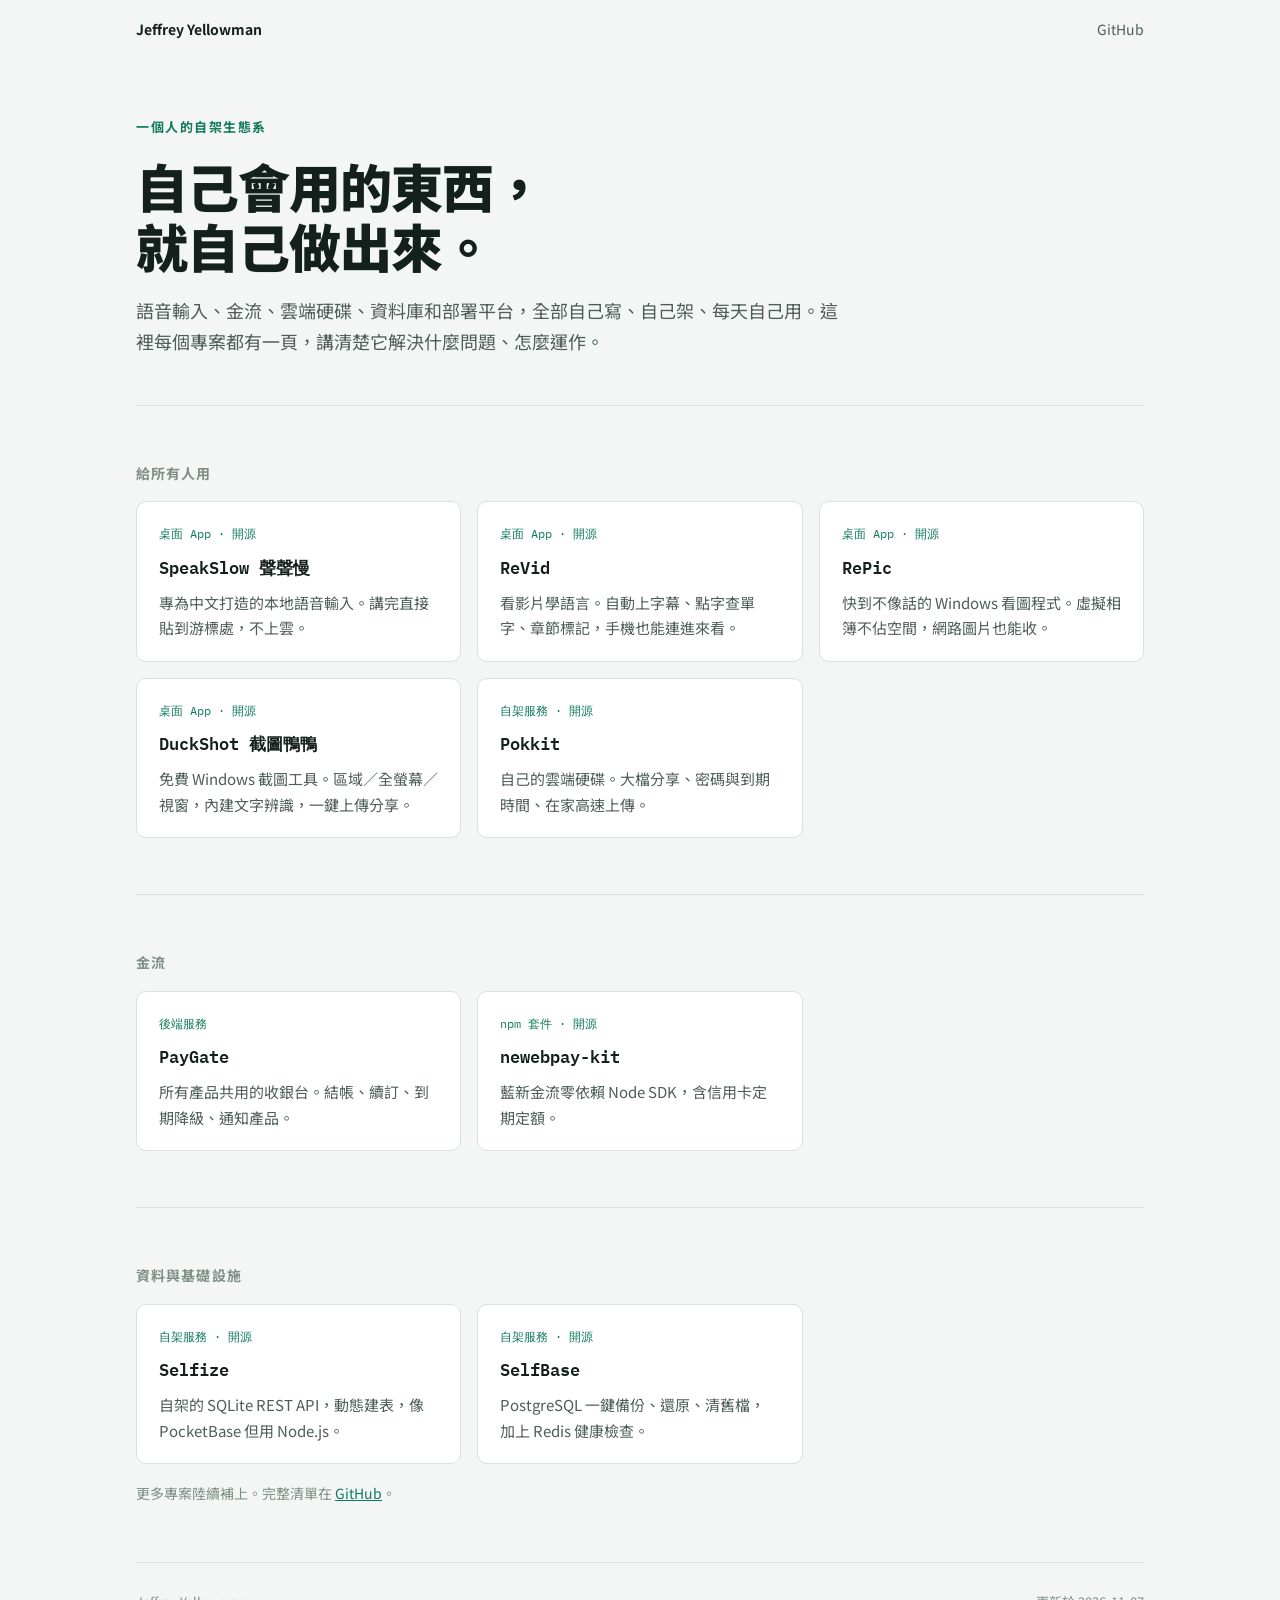
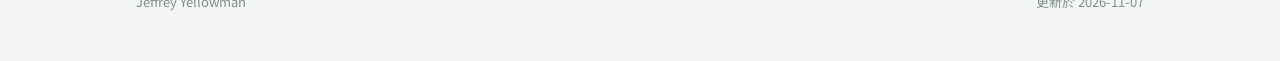
<file: index.html>
<!doctype html>
<html lang="zh-Hant">
<head>
<meta charset="utf-8">
<meta name="viewport" content="width=device-width, initial-scale=1, viewport-fit=cover">
<title>Jeffrey 的專案</title>
<meta name="description" content="一個人從零打造的自架生態系：語音輸入、金流、雲端硬碟、資料庫，每個專案一頁介紹。">
<link rel="preconnect" href="https://fonts.googleapis.com">
<link rel="preconnect" href="https://fonts.gstatic.com" crossorigin>
<link rel="stylesheet" href="https://fonts.googleapis.com/css2?family=IBM+Plex+Mono:wght@400;500;600&family=Noto+Sans+TC:wght@400;500;700;900&display=swap">
<link rel="stylesheet" href="assets/site.css">
<style>
.home-hero { padding-block: 56px 48px; max-width: 44em; }
.home-hero h1 { font-size: clamp(34px, 5.4vw, 52px); font-weight: 900; line-height: 1.15; letter-spacing: -0.02em; }
.home-hero .lede { margin-top: 20px; font-size: 18px; color: var(--ink-2); }
.group-title { font-size: 14px; font-weight: 700; letter-spacing: .08em; color: var(--ink-3); margin-bottom: 16px; }
.cards { display: grid; grid-template-columns: repeat(3, minmax(0, 1fr)); gap: 16px; }
.card {
  display: flex; flex-direction: column; gap: 8px; padding: 22px 22px 20px;
  background: var(--surface); border: 1px solid var(--line); border-radius: 10px;
  color: var(--ink); text-decoration: none; transition: border-color .15s, transform .15s;
}
.card:hover { border-color: var(--accent); transform: translateY(-2px); }
.card .name { font-family: var(--font-mono); font-weight: 600; font-size: 17px; }
.card .what { font-size: 15px; color: var(--ink-2); flex: 1; }
.card .kind { font-family: var(--font-mono); font-size: 12px; color: var(--accent); }
.more { margin-top: 18px; font-size: 14px; color: var(--ink-3); }
@media (prefers-reduced-motion: reduce) { .card { transition: none; } .card:hover { transform: none; } }
@media (max-width: 820px) { .cards { grid-template-columns: repeat(2, minmax(0, 1fr)); } }
@media (max-width: 520px) { .cards { grid-template-columns: minmax(0, 1fr); } }
</style>
</head>
<body>
<div class="wrap">
  <nav class="topbar" aria-label="網站">
    <span style="font-weight:700">Jeffrey Yellowman</span>
    <div class="links"><a href="https://github.com/Jeffrey0117">GitHub</a></div>
  </nav>

  <header class="home-hero">
    <div class="eyebrow">一個人的自架生態系</div>
    <h1>自己會用的東西，<br>就自己做出來。</h1>
    <p class="lede">語音輸入、金流、雲端硬碟、資料庫和部署平台，全部自己寫、自己架、每天自己用。這裡每個專案都有一頁，講清楚它解決什麼問題、怎麼運作。</p>
  </header>

  <section aria-labelledby="g1">
    <h2 class="group-title" id="g1">給所有人用</h2>
    <div class="cards">
      <a class="card" href="https://jeffrey0117.github.io/SpeakSlow/">
        <span class="kind">桌面 App · 開源</span>
        <span class="name">SpeakSlow 聲聲慢</span>
        <span class="what">專為中文打造的本地語音輸入。講完直接貼到游標處，不上雲。</span>
      </a>
      <a class="card" href="https://jeffrey0117.github.io/ReVid/">
        <span class="kind">桌面 App · 開源</span>
        <span class="name">ReVid</span>
        <span class="what">看影片學語言。自動上字幕、點字查單字、章節標記，手機也能連進來看。</span>
      </a>
      <a class="card" href="https://jeffrey0117.github.io/RePic/">
        <span class="kind">桌面 App · 開源</span>
        <span class="name">RePic</span>
        <span class="what">快到不像話的 Windows 看圖程式。虛擬相簿不佔空間，網路圖片也能收。</span>
      </a>
      <a class="card" href="https://jeffrey0117.github.io/DuckShot/">
        <span class="kind">桌面 App · 開源</span>
        <span class="name">DuckShot 截圖鴨鴨</span>
        <span class="what">免費 Windows 截圖工具。區域／全螢幕／視窗，內建文字辨識，一鍵上傳分享。</span>
      </a>
      <a class="card" href="pokkit/">
        <span class="kind">自架服務 · 開源</span>
        <span class="name">Pokkit</span>
        <span class="what">自己的雲端硬碟。大檔分享、密碼與到期時間、在家高速上傳。</span>
      </a>
    </div>
  </section>

  <section aria-labelledby="g2">
    <h2 class="group-title" id="g2">金流</h2>
    <div class="cards">
      <a class="card" href="paygate/">
        <span class="kind">後端服務</span>
        <span class="name">PayGate</span>
        <span class="what">所有產品共用的收銀台。結帳、續訂、到期降級、通知產品。</span>
      </a>
      <a class="card" href="newebpay-kit/">
        <span class="kind">npm 套件 · 開源</span>
        <span class="name">newebpay-kit</span>
        <span class="what">藍新金流零依賴 Node SDK，含信用卡定期定額。</span>
      </a>
    </div>
  </section>

  <section aria-labelledby="g3">
    <h2 class="group-title" id="g3">資料與基礎設施</h2>
    <div class="cards">
      <a class="card" href="selfize/">
        <span class="kind">自架服務 · 開源</span>
        <span class="name">Selfize</span>
        <span class="what">自架的 SQLite REST API，動態建表，像 PocketBase 但用 Node.js。</span>
      </a>
      <a class="card" href="selfbase/">
        <span class="kind">自架服務 · 開源</span>
        <span class="name">SelfBase</span>
        <span class="what">PostgreSQL 一鍵備份、還原、清舊檔，加上 Redis 健康檢查。</span>
      </a>
    </div>
    <p class="more">更多專案陸續補上。完整清單在 <a href="https://github.com/Jeffrey0117">GitHub</a>。</p>
  </section>

  <footer>
    <span>Jeffrey Yellowman</span>
    <span>更新於 2026-11-07</span>
  </footer>
</div>
</body>
</html>
</file>
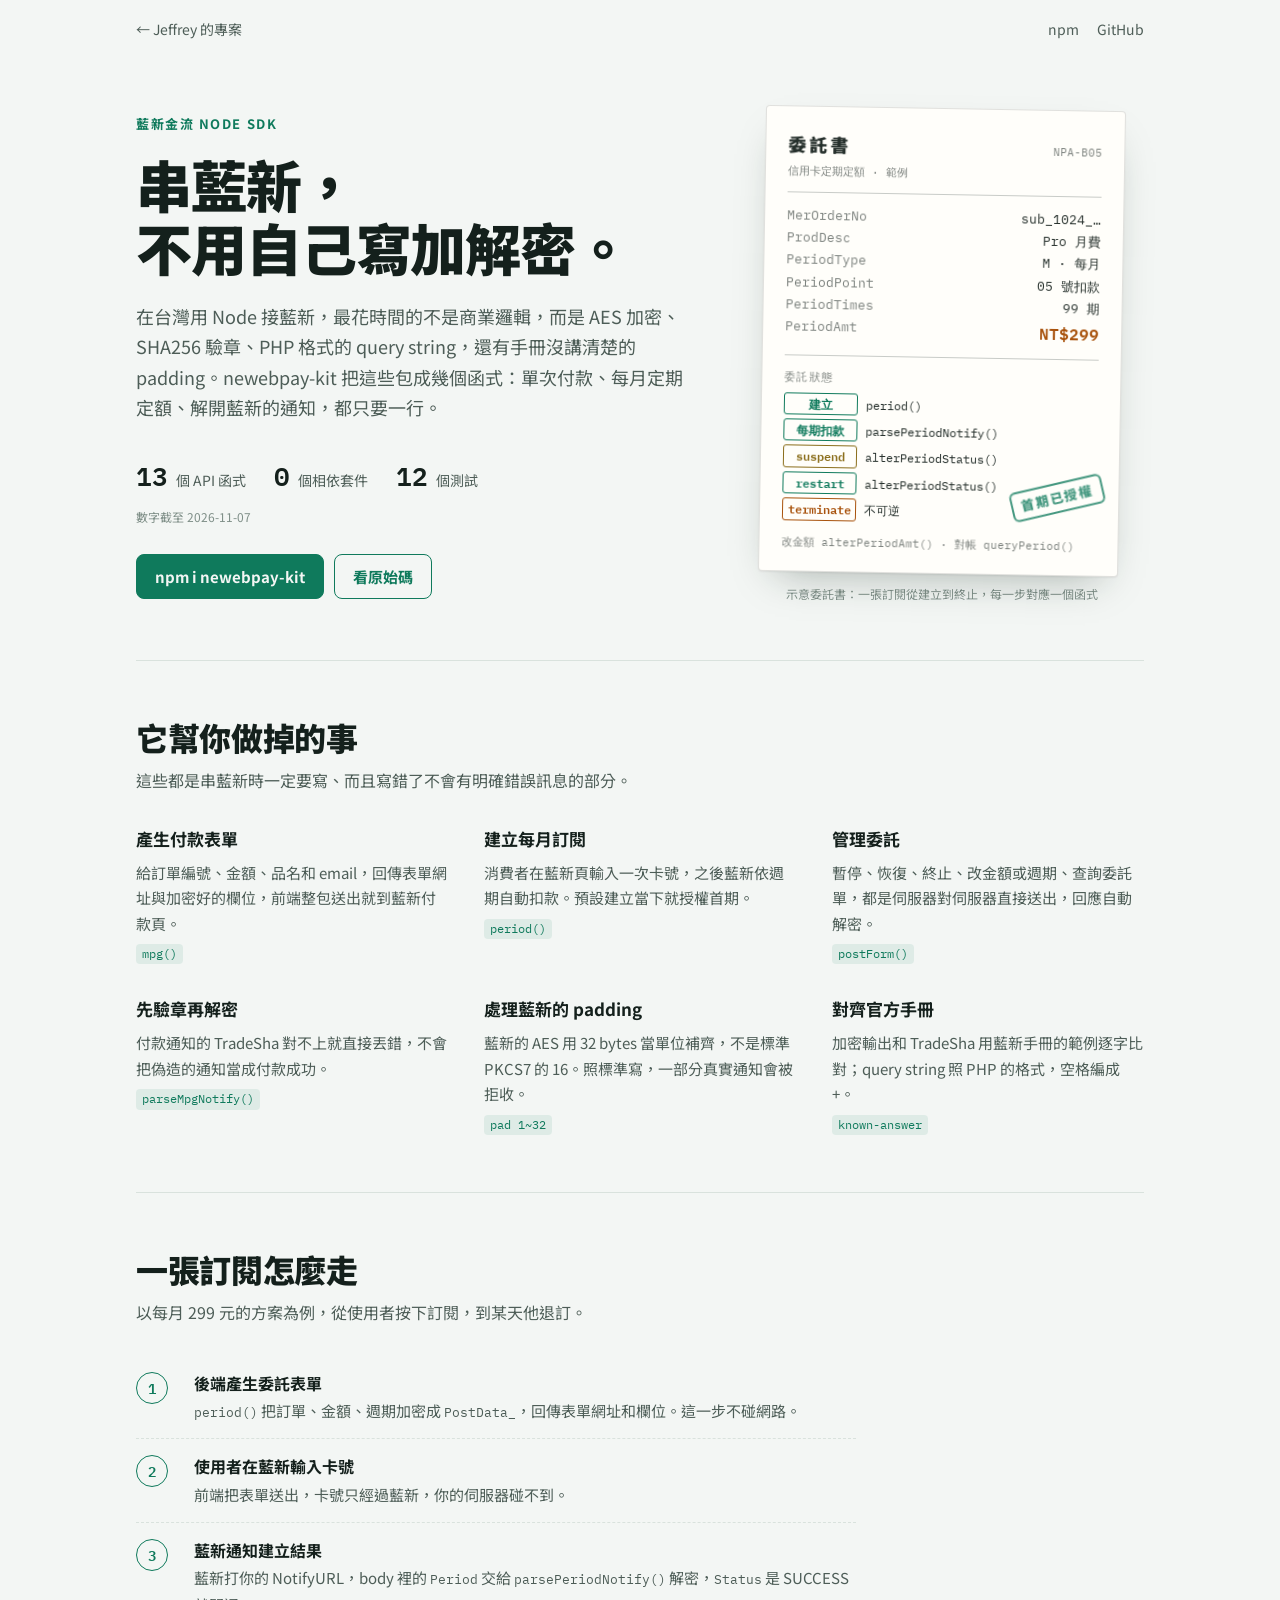
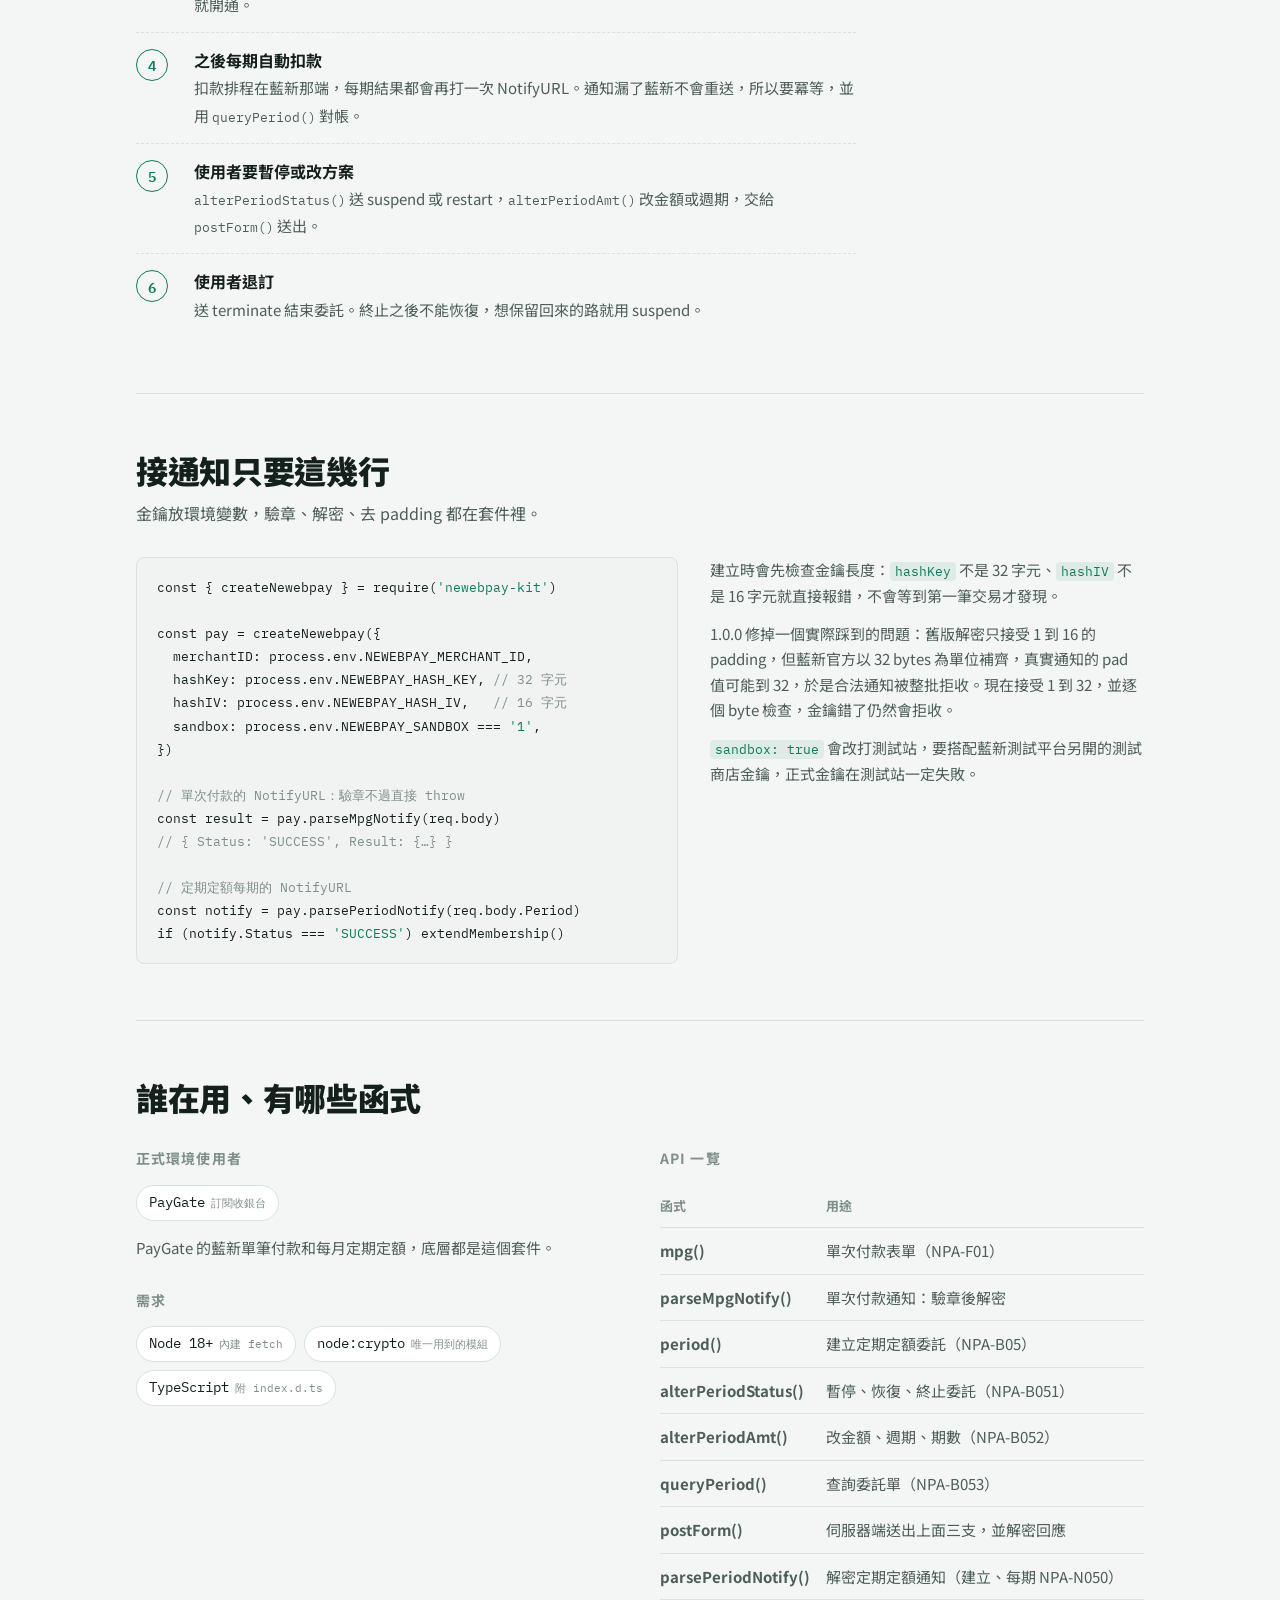
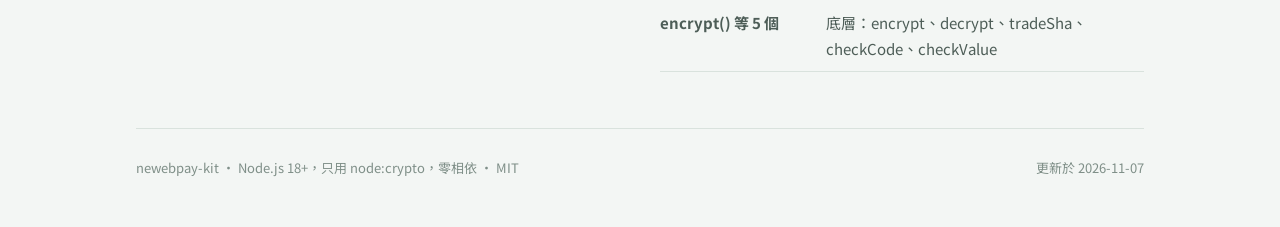
<file: newebpay-kit/index.html>
<!doctype html>
<html lang="zh-Hant">
<head>
<meta charset="utf-8">
<meta name="viewport" content="width=device-width, initial-scale=1, viewport-fit=cover">
<title>newebpay-kit</title>
<meta name="description" content="藍新金流 NewebPay 零依賴 Node SDK：MPG 幕前支付、信用卡定期定額委託（建立、暫停、終止、改金額、查詢），以及 notify 解密驗章。">
<link rel="preconnect" href="https://fonts.googleapis.com">
<link rel="preconnect" href="https://fonts.gstatic.com" crossorigin>
<link rel="stylesheet" href="https://fonts.googleapis.com/css2?family=IBM+Plex+Mono:wght@400;500;600&family=Noto+Sans+TC:wght@400;500;700;900&display=swap">
<link rel="stylesheet" href="../assets/site.css">
<style>
/* Hero object: a recurring-billing mandate form (委託書) with its lifecycle stamped on. */
.mandate {
  width: 100%; max-width: 360px; background: var(--object); color: var(--object-ink);
  font-family: var(--font-mono); font-size: 13px; line-height: 1.7;
  padding: 22px 22px 20px; position: relative; border-radius: 4px;
  border: 1px solid rgba(38, 48, 44, .14);
  box-shadow: 0 1px 2px rgba(0,0,0,.06), 0 18px 40px -18px rgba(20, 40, 30, .35);
  transform: rotate(1deg);
}
.mandate .head { display: flex; justify-content: space-between; align-items: baseline; gap: 10px; }
.mandate .title { font-family: var(--font-body); font-weight: 900; font-size: 18px; letter-spacing: .18em; }
.mandate .code { font-size: 11px; opacity: .6; }
.mandate .sub { font-size: 11px; opacity: .6; margin-top: 2px; }
.mandate hr { border: 0; border-top: 1px solid rgba(38, 48, 44, .25); margin: 12px 0; }
.mandate .row { display: flex; justify-content: space-between; gap: 12px; }
.mandate .row span:first-child { opacity: .6; flex: none; }
.mandate .row span:last-child { text-align: right; min-width: 0; overflow-wrap: anywhere; }
.mandate .amt span:last-child { color: #a8520c; font-weight: 600; font-size: 16px; }
.mandate .life-h { font-size: 11px; opacity: .6; letter-spacing: .12em; margin-bottom: 6px; }
.mandate .life { list-style: none; margin: 0; padding: 0; display: grid; gap: 4px; }
.mandate .life li { display: grid; grid-template-columns: 74px minmax(0, 1fr); gap: 8px; align-items: baseline; }
.mandate .life b { font-weight: 600; font-size: 12px; text-align: center; border: 1.5px solid currentColor; border-radius: 3px; padding: 0 4px; }
.mandate .life .ok b { color: #0f7a5c; }
.mandate .life .pause b { color: #8a6d1a; }
.mandate .life .end b { color: #a8520c; }
.mandate .life span { font-size: 12px; overflow-wrap: anywhere; }
.mandate .stamp {
  position: absolute; right: 14px; bottom: 62px; transform: rotate(-14deg);
  font-family: var(--font-body); font-weight: 900; font-size: 13px; letter-spacing: .14em;
  color: #0f7a5c; border: 2px solid #0f7a5c; border-radius: 6px; padding: 2px 8px; opacity: .78;
}
.mandate .foot { margin-top: 12px; font-size: 11px; opacity: .6; }
@media (prefers-reduced-motion: no-preference) {
  .mandate { animation: slide .8s cubic-bezier(.2,.7,.25,1) both; }
  .mandate .stamp { animation: stamp .45s .7s cubic-bezier(.3,1.6,.5,1) both; }
  @keyframes slide { from { transform: rotate(1deg) translateY(14px); opacity: 0; } to { transform: rotate(1deg); opacity: 1; } }
  @keyframes stamp { from { transform: rotate(-14deg) scale(1.6); opacity: 0; } to { transform: rotate(-14deg) scale(1); opacity: .78; } }
}
@media (max-width: 380px) {
  .mandate { padding: 18px 16px; }
  .mandate .life li { grid-template-columns: 66px minmax(0, 1fr); }
}
</style>
</head>
<body>
<div class="wrap">
  <nav class="topbar" aria-label="網站">
    <a href="../">← Jeffrey 的專案</a>
    <div class="links">
      <a href="https://www.npmjs.com/package/newebpay-kit">npm</a>
      <a href="https://github.com/Jeffrey0117/newebpay-kit">GitHub</a>
    </div>
  </nav>

  <header class="hero">
    <div>
      <div class="eyebrow">藍新金流 NODE SDK</div>
      <h1>串藍新，<br>不用自己寫加解密。</h1>
      <p class="lede">在台灣用 Node 接藍新，最花時間的不是商業邏輯，而是 AES 加密、SHA256 驗章、PHP 格式的 query string，還有手冊沒講清楚的 padding。newebpay-kit 把這些包成幾個函式：單次付款、每月定期定額、解開藍新的通知，都只要一行。</p>
      <div class="facts" aria-label="套件數字">
        <div class="fact"><b>13</b><span>個 API 函式</span></div>
        <div class="fact"><b>0</b><span>個相依套件</span></div>
        <div class="fact"><b>12</b><span>個測試</span></div>
      </div>
      <p class="asof">數字截至 2026-11-07</p>
      <div class="cta">
        <a class="btn primary" href="https://www.npmjs.com/package/newebpay-kit">npm i newebpay-kit</a>
        <a class="btn ghost" href="https://github.com/Jeffrey0117/newebpay-kit">看原始碼</a>
      </div>
    </div>
    <div class="object-col">
      <div class="mandate" role="img" aria-label="範例定期定額委託書：每月 5 號扣 299 元，從建立到暫停、恢復、終止，每個狀態對應一個函式">
        <div class="head">
          <span class="title">委託書</span>
          <span class="code">NPA-B05</span>
        </div>
        <div class="sub">信用卡定期定額 · 範例</div>
        <hr>
        <div class="row"><span>MerOrderNo</span><span>sub_1024_…</span></div>
        <div class="row"><span>ProdDesc</span><span>Pro 月費</span></div>
        <div class="row"><span>PeriodType</span><span>M · 每月</span></div>
        <div class="row"><span>PeriodPoint</span><span>05 號扣款</span></div>
        <div class="row"><span>PeriodTimes</span><span>99 期</span></div>
        <div class="row amt"><span>PeriodAmt</span><span>NT$299</span></div>
        <hr>
        <div class="life-h">委託狀態</div>
        <ol class="life">
          <li class="ok"><b>建立</b><span>period()</span></li>
          <li class="ok"><b>每期扣款</b><span>parsePeriodNotify()</span></li>
          <li class="pause"><b>suspend</b><span>alterPeriodStatus()</span></li>
          <li class="ok"><b>restart</b><span>alterPeriodStatus()</span></li>
          <li class="end"><b>terminate</b><span>不可逆</span></li>
        </ol>
        <span class="stamp" aria-hidden="true">首期已授權</span>
        <div class="foot">改金額 alterPeriodAmt() · 對帳 queryPeriod()</div>
      </div>
      <p class="object-note">示意委託書：一張訂閱從建立到終止，每一步對應一個函式</p>
    </div>
  </header>

  <section aria-labelledby="caps-h">
    <div class="sec-head">
      <h2 id="caps-h">它幫你做掉的事</h2>
      <p>這些都是串藍新時一定要寫、而且寫錯了不會有明確錯誤訊息的部分。</p>
    </div>
    <div class="caps">
      <div class="cap"><h3>產生付款表單</h3><p>給訂單編號、金額、品名和 email，回傳表單網址與加密好的欄位，前端整包送出就到藍新付款頁。</p><span class="tag">mpg()</span></div>
      <div class="cap"><h3>建立每月訂閱</h3><p>消費者在藍新頁輸入一次卡號，之後藍新依週期自動扣款。預設建立當下就授權首期。</p><span class="tag">period()</span></div>
      <div class="cap"><h3>管理委託</h3><p>暫停、恢復、終止、改金額或週期、查詢委託單，都是伺服器對伺服器直接送出，回應自動解密。</p><span class="tag">postForm()</span></div>
      <div class="cap"><h3>先驗章再解密</h3><p>付款通知的 TradeSha 對不上就直接丟錯，不會把偽造的通知當成付款成功。</p><span class="tag">parseMpgNotify()</span></div>
      <div class="cap"><h3>處理藍新的 padding</h3><p>藍新的 AES 用 32 bytes 當單位補齊，不是標準 PKCS7 的 16。照標準寫，一部分真實通知會被拒收。</p><span class="tag">pad 1~32</span></div>
      <div class="cap"><h3>對齊官方手冊</h3><p>加密輸出和 TradeSha 用藍新手冊的範例逐字比對；query string 照 PHP 的格式，空格編成 +。</p><span class="tag">known-answer</span></div>
    </div>
  </section>

  <section aria-labelledby="flow-h">
    <div class="sec-head">
      <h2 id="flow-h">一張訂閱怎麼走</h2>
      <p>以每月 299 元的方案為例，從使用者按下訂閱，到某天他退訂。</p>
    </div>
    <ol class="flow">
      <li><div><b>後端產生委託表單</b><span><code>period()</code> 把訂單、金額、週期加密成 <code>PostData_</code>，回傳表單網址和欄位。這一步不碰網路。</span></div></li>
      <li><div><b>使用者在藍新輸入卡號</b><span>前端把表單送出，卡號只經過藍新，你的伺服器碰不到。</span></div></li>
      <li><div><b>藍新通知建立結果</b><span>藍新打你的 NotifyURL，body 裡的 <code>Period</code> 交給 <code>parsePeriodNotify()</code> 解密，<code>Status</code> 是 SUCCESS 就開通。</span></div></li>
      <li><div><b>之後每期自動扣款</b><span>扣款排程在藍新那端，每期結果都會再打一次 NotifyURL。通知漏了藍新不會重送，所以要冪等，並用 <code>queryPeriod()</code> 對帳。</span></div></li>
      <li><div><b>使用者要暫停或改方案</b><span><code>alterPeriodStatus()</code> 送 suspend 或 restart，<code>alterPeriodAmt()</code> 改金額或週期，交給 <code>postForm()</code> 送出。</span></div></li>
      <li><div><b>使用者退訂</b><span>送 terminate 結束委託。終止之後不能恢復，想保留回來的路就用 suspend。</span></div></li>
    </ol>
  </section>

  <section aria-labelledby="code-h">
    <div class="sec-head">
      <h2 id="code-h">接通知只要這幾行</h2>
      <p>金鑰放環境變數，驗章、解密、去 padding 都在套件裡。</p>
    </div>
    <div class="code-wrap">
<pre><code>const { createNewebpay } = require(<span class="s">'newebpay-kit'</span>)

const pay = createNewebpay({
  merchantID: process.env.NEWEBPAY_MERCHANT_ID,
  hashKey: process.env.NEWEBPAY_HASH_KEY, <span class="c">// 32 字元</span>
  hashIV: process.env.NEWEBPAY_HASH_IV,   <span class="c">// 16 字元</span>
  sandbox: process.env.NEWEBPAY_SANDBOX === <span class="s">'1'</span>,
})

<span class="c">// 單次付款的 NotifyURL：驗章不過直接 throw</span>
const result = pay.parseMpgNotify(req.body)
<span class="c">// { Status: 'SUCCESS', Result: {…} }</span>

<span class="c">// 定期定額每期的 NotifyURL</span>
const notify = pay.parsePeriodNotify(req.body.Period)
if (notify.Status === <span class="s">'SUCCESS'</span>) extendMembership()</code></pre>
      <div class="code-side">
        <p>建立時會先檢查金鑰長度：<code>hashKey</code> 不是 32 字元、<code>hashIV</code> 不是 16 字元就直接報錯，不會等到第一筆交易才發現。</p>
        <p>1.0.0 修掉一個實際踩到的問題：舊版解密只接受 1 到 16 的 padding，但藍新官方以 32 bytes 為單位補齊，真實通知的 pad 值可能到 32，於是合法通知被整批拒收。現在接受 1 到 32，並逐個 byte 檢查，金鑰錯了仍然會拒收。</p>
        <p><code>sandbox: true</code> 會改打測試站，要搭配藍新測試平台另開的測試商店金鑰，正式金鑰在測試站一定失敗。</p>
      </div>
    </div>
  </section>

  <section aria-labelledby="who-h">
    <div class="sec-head"><h2 id="who-h">誰在用、有哪些函式</h2></div>
    <div class="who">
      <div>
        <h3>正式環境使用者</h3>
        <div class="chips">
          <a class="chip" href="../paygate/">PayGate<small>訂閱收銀台</small></a>
        </div>
        <p style="margin-top:14px;color:var(--ink-2);font-size:15px">PayGate 的藍新單筆付款和每月定期定額，底層都是這個套件。</p>
        <h3 style="margin-top:28px">需求</h3>
        <div class="chips">
          <span class="chip">Node 18+<small>內建 fetch</small></span>
          <span class="chip">node:crypto<small>唯一用到的模組</small></span>
          <span class="chip">TypeScript<small>附 index.d.ts</small></span>
        </div>
      </div>
      <div>
        <h3>API 一覽</h3>
        <div class="table-scroll">
          <table>
            <thead><tr><th>函式</th><th>用途</th></tr></thead>
            <tbody>
              <tr><td>mpg()</td><td>單次付款表單（NPA-F01）</td></tr>
              <tr><td>parseMpgNotify()</td><td>單次付款通知：驗章後解密</td></tr>
              <tr><td>period()</td><td>建立定期定額委託（NPA-B05）</td></tr>
              <tr><td>alterPeriodStatus()</td><td>暫停、恢復、終止委託（NPA-B051）</td></tr>
              <tr><td>alterPeriodAmt()</td><td>改金額、週期、期數（NPA-B052）</td></tr>
              <tr><td>queryPeriod()</td><td>查詢委託單（NPA-B053）</td></tr>
              <tr><td>postForm()</td><td>伺服器端送出上面三支，並解密回應</td></tr>
              <tr><td>parsePeriodNotify()</td><td>解密定期定額通知（建立、每期 NPA-N050）</td></tr>
              <tr><td>encrypt() 等 5 個</td><td>底層：encrypt、decrypt、tradeSha、checkCode、checkValue</td></tr>
            </tbody>
          </table>
        </div>
      </div>
    </div>
  </section>

  <footer>
    <span>newebpay-kit · Node.js 18+，只用 node:crypto，零相依 · MIT</span>
    <span>更新於 2026-11-07</span>
  </footer>
</div>
</body>
</html>
</file>
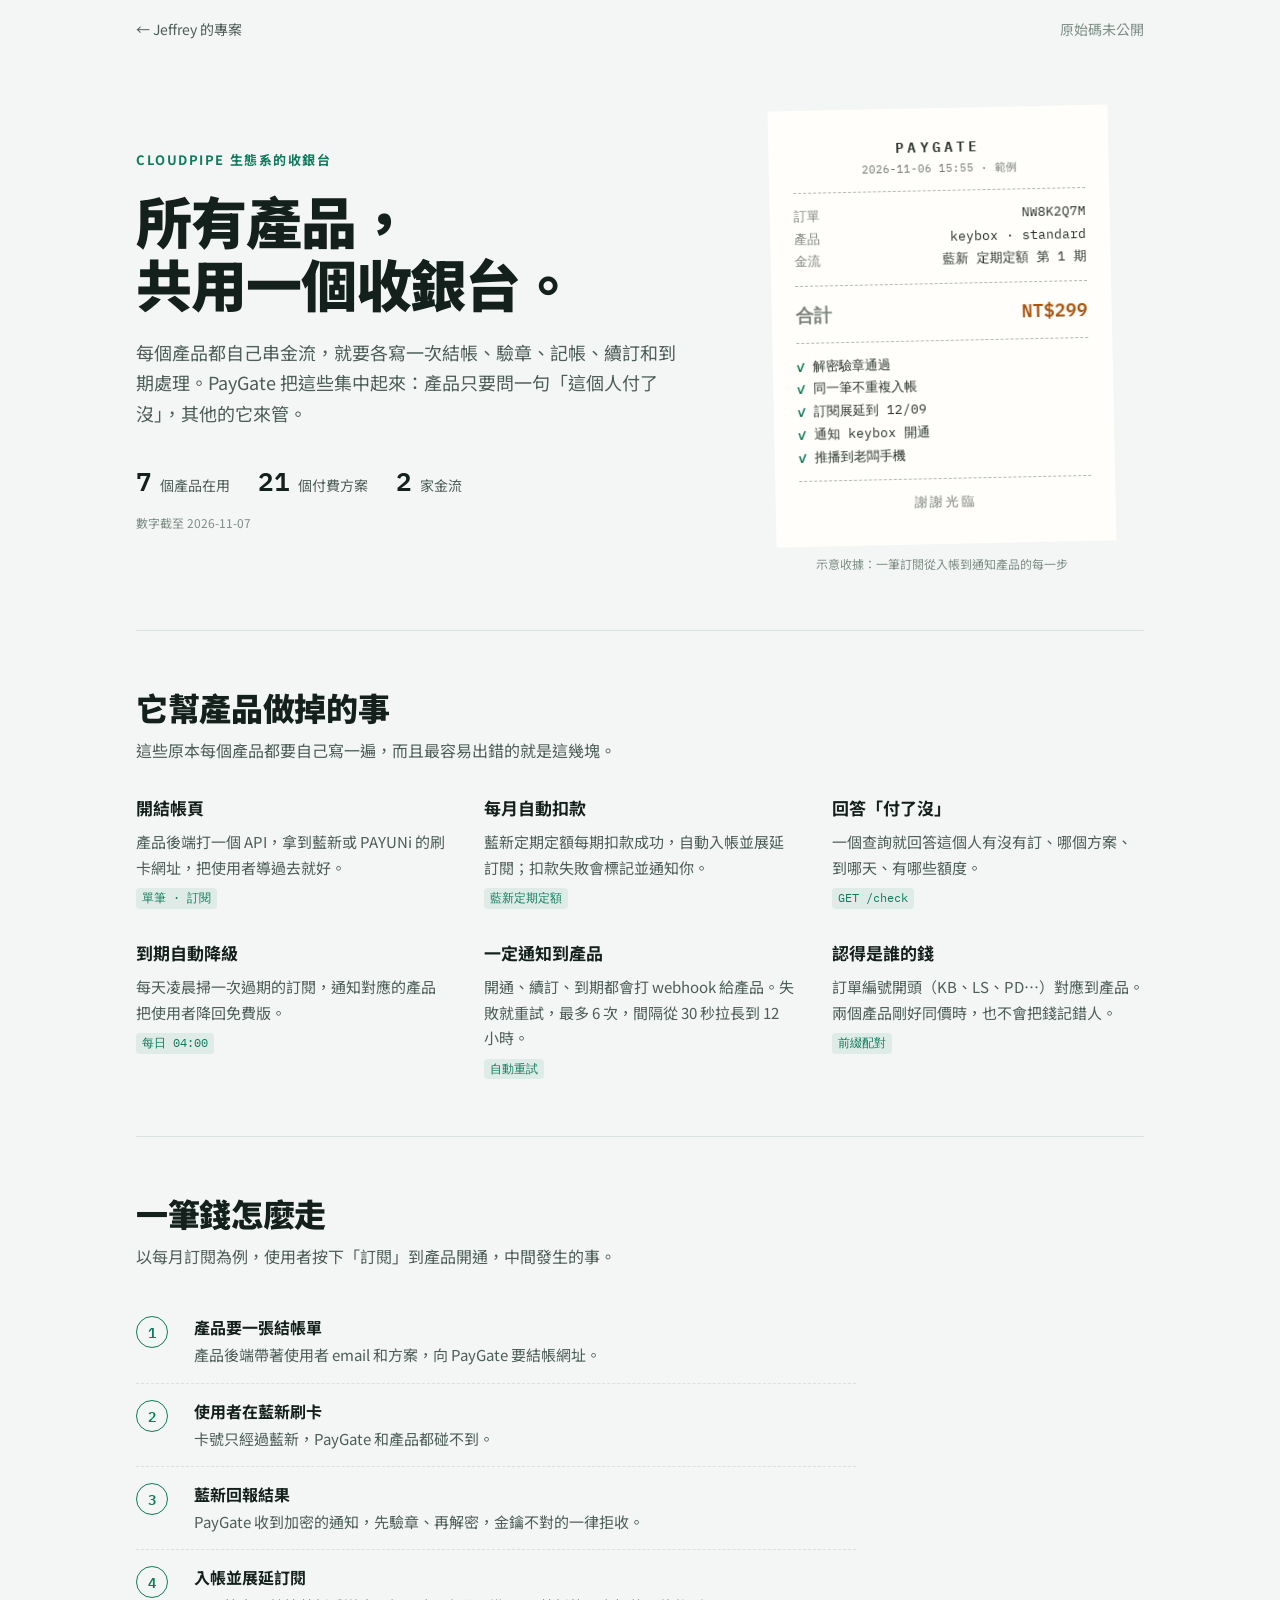
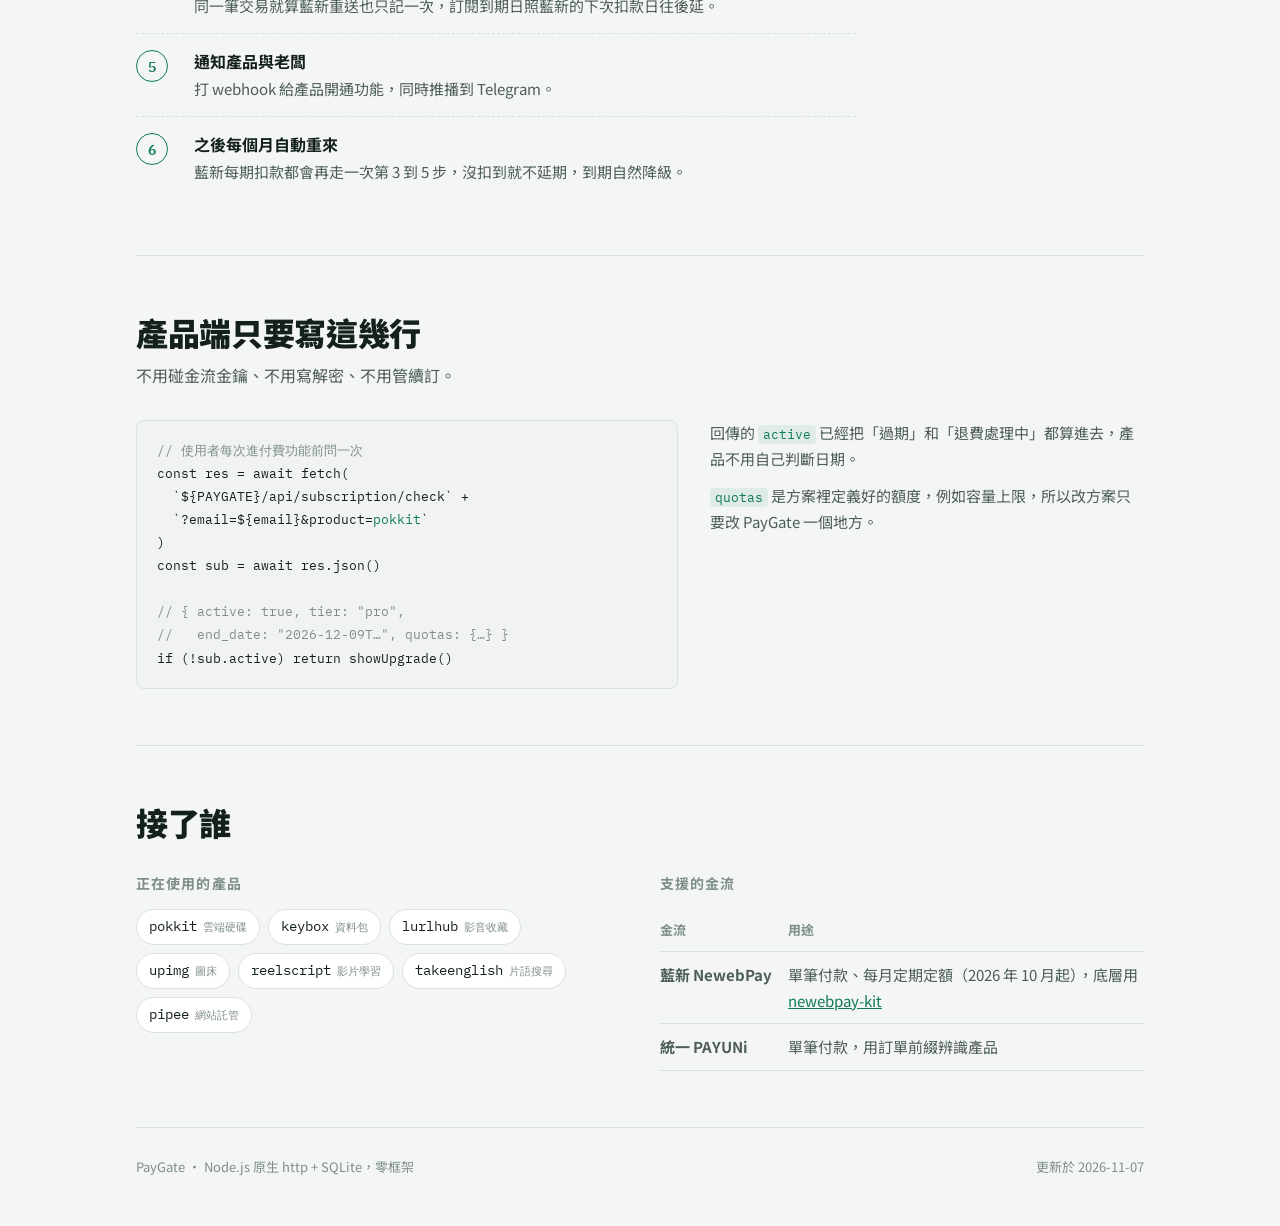
<file: paygate/index.html>
<!doctype html>
<html lang="zh-Hant">
<head>
<meta charset="utf-8">
<meta name="viewport" content="width=device-width, initial-scale=1, viewport-fit=cover">
<title>PayGate</title>
<meta name="description" content="所有產品共用一個收銀台：結帳、驗章、記帳、續訂、到期降級，產品只要問一句「這個人付了沒」。">
<link rel="preconnect" href="https://fonts.googleapis.com">
<link rel="preconnect" href="https://fonts.gstatic.com" crossorigin>
<link rel="stylesheet" href="https://fonts.googleapis.com/css2?family=IBM+Plex+Mono:wght@400;500;600&family=Noto+Sans+TC:wght@400;500;700;900&display=swap">
<link rel="stylesheet" href="../assets/site.css">
<style>
/* Hero object: a printed receipt. */
.receipt {
  width: 100%; max-width: 340px; background: var(--object); color: var(--object-ink);
  font-family: var(--font-mono); font-size: 13px; line-height: 1.75;
  padding: 26px 24px 30px; position: relative;
  box-shadow: 0 1px 2px rgba(0,0,0,.06), 0 18px 40px -18px rgba(20, 40, 30, .35);
  transform: rotate(-1.2deg);
  -webkit-mask: radial-gradient(circle 6px at 50% 100%, transparent 98%, #000) bottom / 16px 100%,
                radial-gradient(circle 6px at 50% 0, transparent 98%, #000) top / 16px 100%;
          mask: radial-gradient(circle 6px at 50% 100%, transparent 98%, #000) bottom / 16px 100%,
                radial-gradient(circle 6px at 50% 0, transparent 98%, #000) top / 16px 100%;
}
.receipt .brand { text-align: center; font-weight: 600; letter-spacing: 0.3em; font-size: 14px; }
.receipt .sub { text-align: center; font-size: 11px; opacity: .65; }
.receipt hr { border: 0; border-top: 1.5px dashed rgba(38, 48, 44, .35); margin: 12px 0; }
.receipt .row { display: flex; justify-content: space-between; gap: 12px; }
.receipt .row span:first-child { opacity: .6; flex: none; }
.receipt .row span:last-child { text-align: right; min-width: 0; overflow-wrap: anywhere; }
.receipt .total { font-size: 18px; font-weight: 600; }
.receipt .total span:last-child { color: #a8520c; }
.receipt .step { display: flex; gap: 8px; }
.receipt .step i { font-style: normal; color: #0f7a5c; font-weight: 600; }
.receipt .thanks { text-align: center; margin-top: 4px; opacity: .65; letter-spacing: .2em; }
@media (prefers-reduced-motion: no-preference) {
  .receipt { animation: print .9s cubic-bezier(.2,.7,.25,1) both; }
  @keyframes print { from { transform: rotate(-1.2deg) translateY(-14px); opacity: 0; } to { transform: rotate(-1.2deg); opacity: 1; } }
}
</style>
</head>
<body>
<div class="wrap">
  <nav class="topbar" aria-label="網站">
    <a href="../">← Jeffrey 的專案</a>
    <div class="links"><span style="color:var(--ink-3)">原始碼未公開</span></div>
  </nav>

  <header class="hero">
    <div>
      <div class="eyebrow">CLOUDPIPE 生態系的收銀台</div>
      <h1>所有產品，<br>共用一個收銀台。</h1>
      <p class="lede">每個產品都自己串金流，就要各寫一次結帳、驗章、記帳、續訂和到期處理。PayGate 把這些集中起來：產品只要問一句「這個人付了沒」，其他的它來管。</p>
      <div class="facts" aria-label="使用現況">
        <div class="fact"><b>7</b><span>個產品在用</span></div>
        <div class="fact"><b>21</b><span>個付費方案</span></div>
        <div class="fact"><b>2</b><span>家金流</span></div>
      </div>
      <p class="asof">數字截至 2026-11-07</p>
    </div>
    <div class="object-col">
      <div class="receipt" role="img" aria-label="範例收據：一筆藍新定期定額訂閱從入帳到通知產品的過程">
        <div class="brand">PAYGATE</div>
        <div class="sub">2026-11-06 15:55 · 範例</div>
        <hr>
        <div class="row"><span>訂單</span><span>NW8K2Q7M</span></div>
        <div class="row"><span>產品</span><span>keybox · standard</span></div>
        <div class="row"><span>金流</span><span>藍新 定期定額 第 1 期</span></div>
        <hr>
        <div class="row total"><span>合計</span><span>NT$299</span></div>
        <hr>
        <div class="step"><i>✓</i><span>解密驗章通過</span></div>
        <div class="step"><i>✓</i><span>同一筆不重複入帳</span></div>
        <div class="step"><i>✓</i><span>訂閱展延到 12/09</span></div>
        <div class="step"><i>✓</i><span>通知 keybox 開通</span></div>
        <div class="step"><i>✓</i><span>推播到老闆手機</span></div>
        <hr>
        <div class="thanks">謝謝光臨</div>
      </div>
      <p class="object-note">示意收據：一筆訂閱從入帳到通知產品的每一步</p>
    </div>
  </header>

  <section aria-labelledby="caps-h">
    <div class="sec-head">
      <h2 id="caps-h">它幫產品做掉的事</h2>
      <p>這些原本每個產品都要自己寫一遍，而且最容易出錯的就是這幾塊。</p>
    </div>
    <div class="caps">
      <div class="cap"><h3>開結帳頁</h3><p>產品後端打一個 API，拿到藍新或 PAYUNi 的刷卡網址，把使用者導過去就好。</p><span class="tag">單筆 · 訂閱</span></div>
      <div class="cap"><h3>每月自動扣款</h3><p>藍新定期定額每期扣款成功，自動入帳並展延訂閱；扣款失敗會標記並通知你。</p><span class="tag">藍新定期定額</span></div>
      <div class="cap"><h3>回答「付了沒」</h3><p>一個查詢就回答這個人有沒有訂、哪個方案、到哪天、有哪些額度。</p><span class="tag">GET /check</span></div>
      <div class="cap"><h3>到期自動降級</h3><p>每天凌晨掃一次過期的訂閱，通知對應的產品把使用者降回免費版。</p><span class="tag">每日 04:00</span></div>
      <div class="cap"><h3>一定通知到產品</h3><p>開通、續訂、到期都會打 webhook 給產品。失敗就重試，最多 6 次，間隔從 30 秒拉長到 12 小時。</p><span class="tag">自動重試</span></div>
      <div class="cap"><h3>認得是誰的錢</h3><p>訂單編號開頭（KB、LS、PD…）對應到產品。兩個產品剛好同價時，也不會把錢記錯人。</p><span class="tag">前綴配對</span></div>
    </div>
  </section>

  <section aria-labelledby="flow-h">
    <div class="sec-head">
      <h2 id="flow-h">一筆錢怎麼走</h2>
      <p>以每月訂閱為例，使用者按下「訂閱」到產品開通，中間發生的事。</p>
    </div>
    <ol class="flow">
      <li><div><b>產品要一張結帳單</b><span>產品後端帶著使用者 email 和方案，向 PayGate 要結帳網址。</span></div></li>
      <li><div><b>使用者在藍新刷卡</b><span>卡號只經過藍新，PayGate 和產品都碰不到。</span></div></li>
      <li><div><b>藍新回報結果</b><span>PayGate 收到加密的通知，先驗章、再解密，金鑰不對的一律拒收。</span></div></li>
      <li><div><b>入帳並展延訂閱</b><span>同一筆交易就算藍新重送也只記一次，訂閱到期日照藍新的下次扣款日往後延。</span></div></li>
      <li><div><b>通知產品與老闆</b><span>打 webhook 給產品開通功能，同時推播到 Telegram。</span></div></li>
      <li><div><b>之後每個月自動重來</b><span>藍新每期扣款都會再走一次第 3 到 5 步，沒扣到就不延期，到期自然降級。</span></div></li>
    </ol>
  </section>

  <section aria-labelledby="code-h">
    <div class="sec-head">
      <h2 id="code-h">產品端只要寫這幾行</h2>
      <p>不用碰金流金鑰、不用寫解密、不用管續訂。</p>
    </div>
    <div class="code-wrap">
<pre><code><span class="c">// 使用者每次進付費功能前問一次</span>
const res = await fetch(
  `${PAYGATE}/api/subscription/check` +
  `?email=${email}&amp;product=<span class="s">pokkit</span>`
)
const sub = await res.json()

<span class="c">// { active: true, tier: "pro",</span>
<span class="c">//   end_date: "2026-12-09T…", quotas: {…} }</span>
if (!sub.active) return showUpgrade()</code></pre>
      <div class="code-side">
        <p>回傳的 <code>active</code> 已經把「過期」和「退費處理中」都算進去，產品不用自己判斷日期。</p>
        <p><code>quotas</code> 是方案裡定義好的額度，例如容量上限，所以改方案只要改 PayGate 一個地方。</p>
      </div>
    </div>
  </section>

  <section aria-labelledby="who-h">
    <div class="sec-head"><h2 id="who-h">接了誰</h2></div>
    <div class="who">
      <div>
        <h3>正在使用的產品</h3>
        <div class="chips">
          <a class="chip" href="../pokkit/">pokkit<small>雲端硬碟</small></a>
          <span class="chip">keybox<small>資料包</small></span>
          <span class="chip">lurlhub<small>影音收藏</small></span>
          <span class="chip">upimg<small>圖床</small></span>
          <span class="chip">reelscript<small>影片學習</small></span>
          <span class="chip">takeenglish<small>片語搜尋</small></span>
          <span class="chip">pipee<small>網站託管</small></span>
        </div>
      </div>
      <div>
        <h3>支援的金流</h3>
        <div class="table-scroll">
          <table>
            <thead><tr><th>金流</th><th>用途</th></tr></thead>
            <tbody>
              <tr><td>藍新 NewebPay</td><td>單筆付款、每月定期定額（2026 年 10 月起），底層用 <a href="../newebpay-kit/">newebpay-kit</a></td></tr>
              <tr><td>統一 PAYUNi</td><td>單筆付款，用訂單前綴辨識產品</td></tr>
            </tbody>
          </table>
        </div>
      </div>
    </div>
  </section>

  <footer>
    <span>PayGate · Node.js 原生 http + SQLite，零框架</span>
    <span>更新於 2026-11-07</span>
  </footer>
</div>
</body>
</html>
</file>
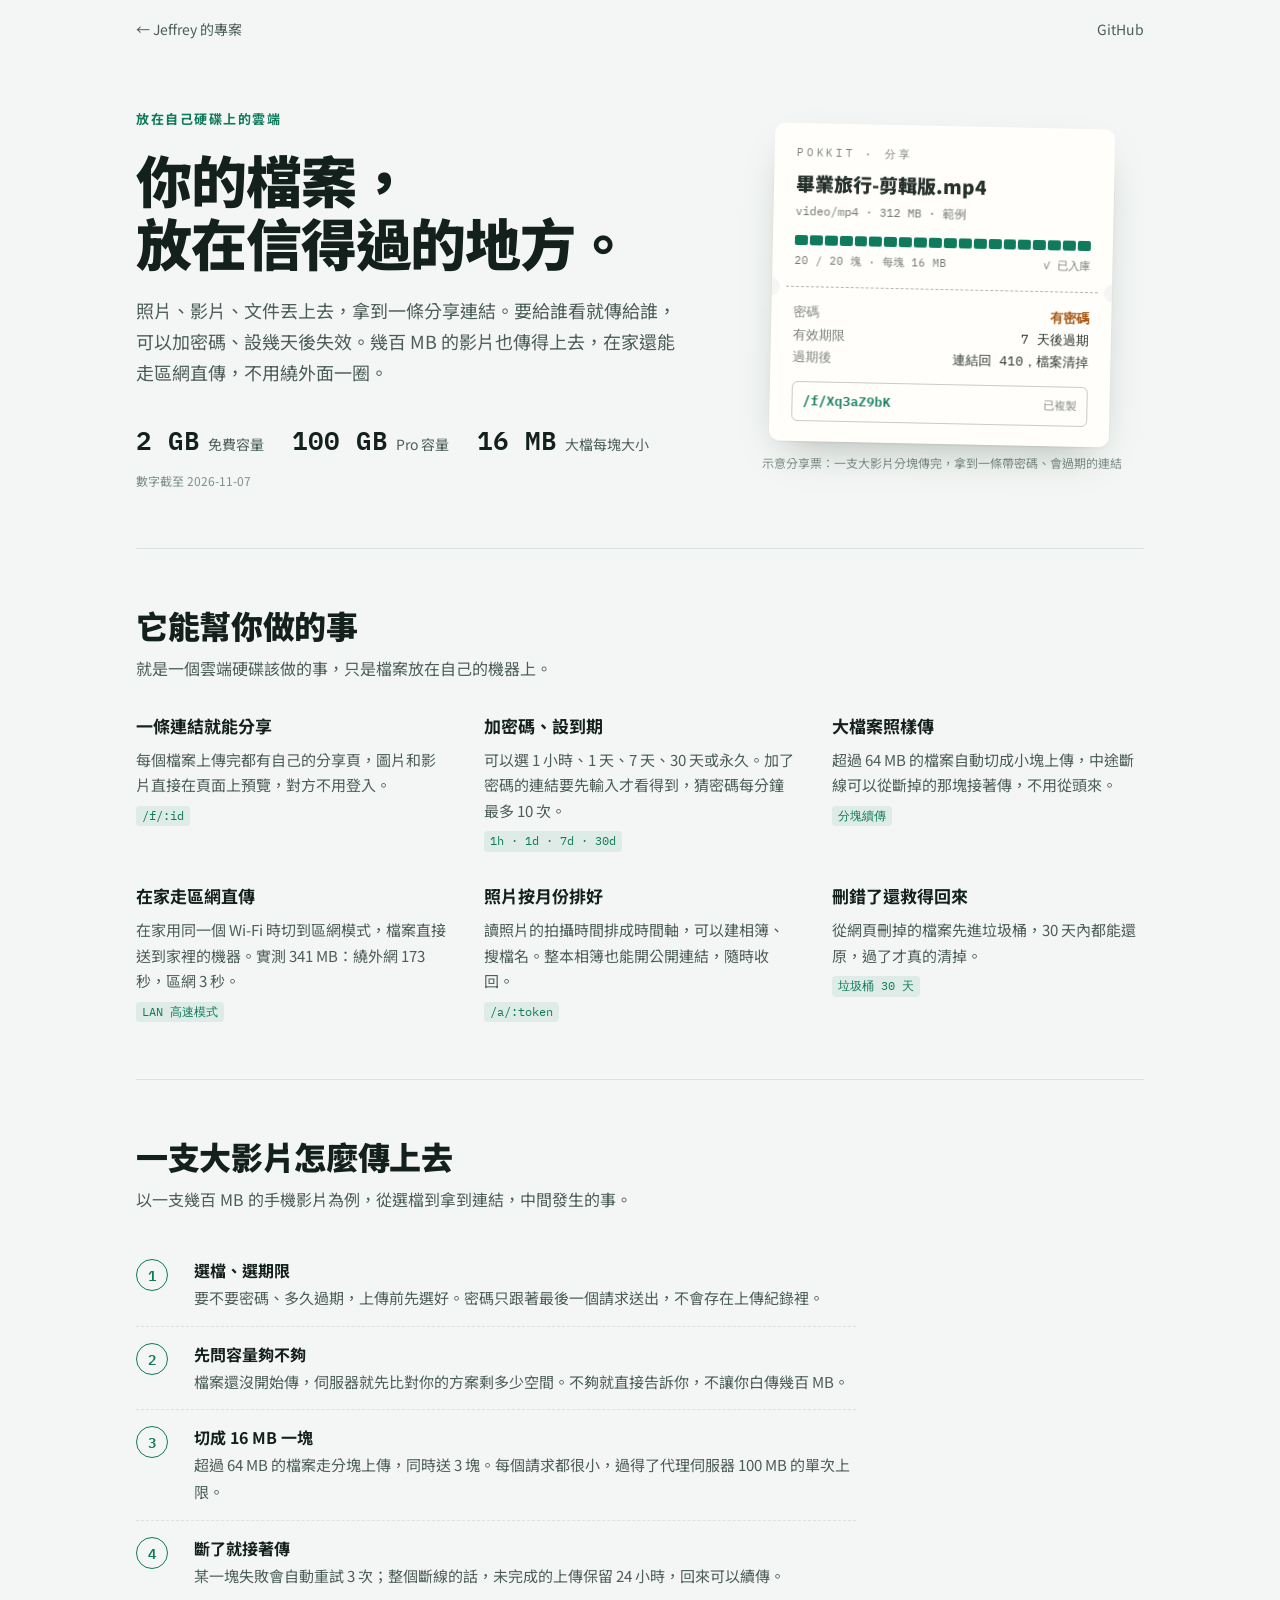
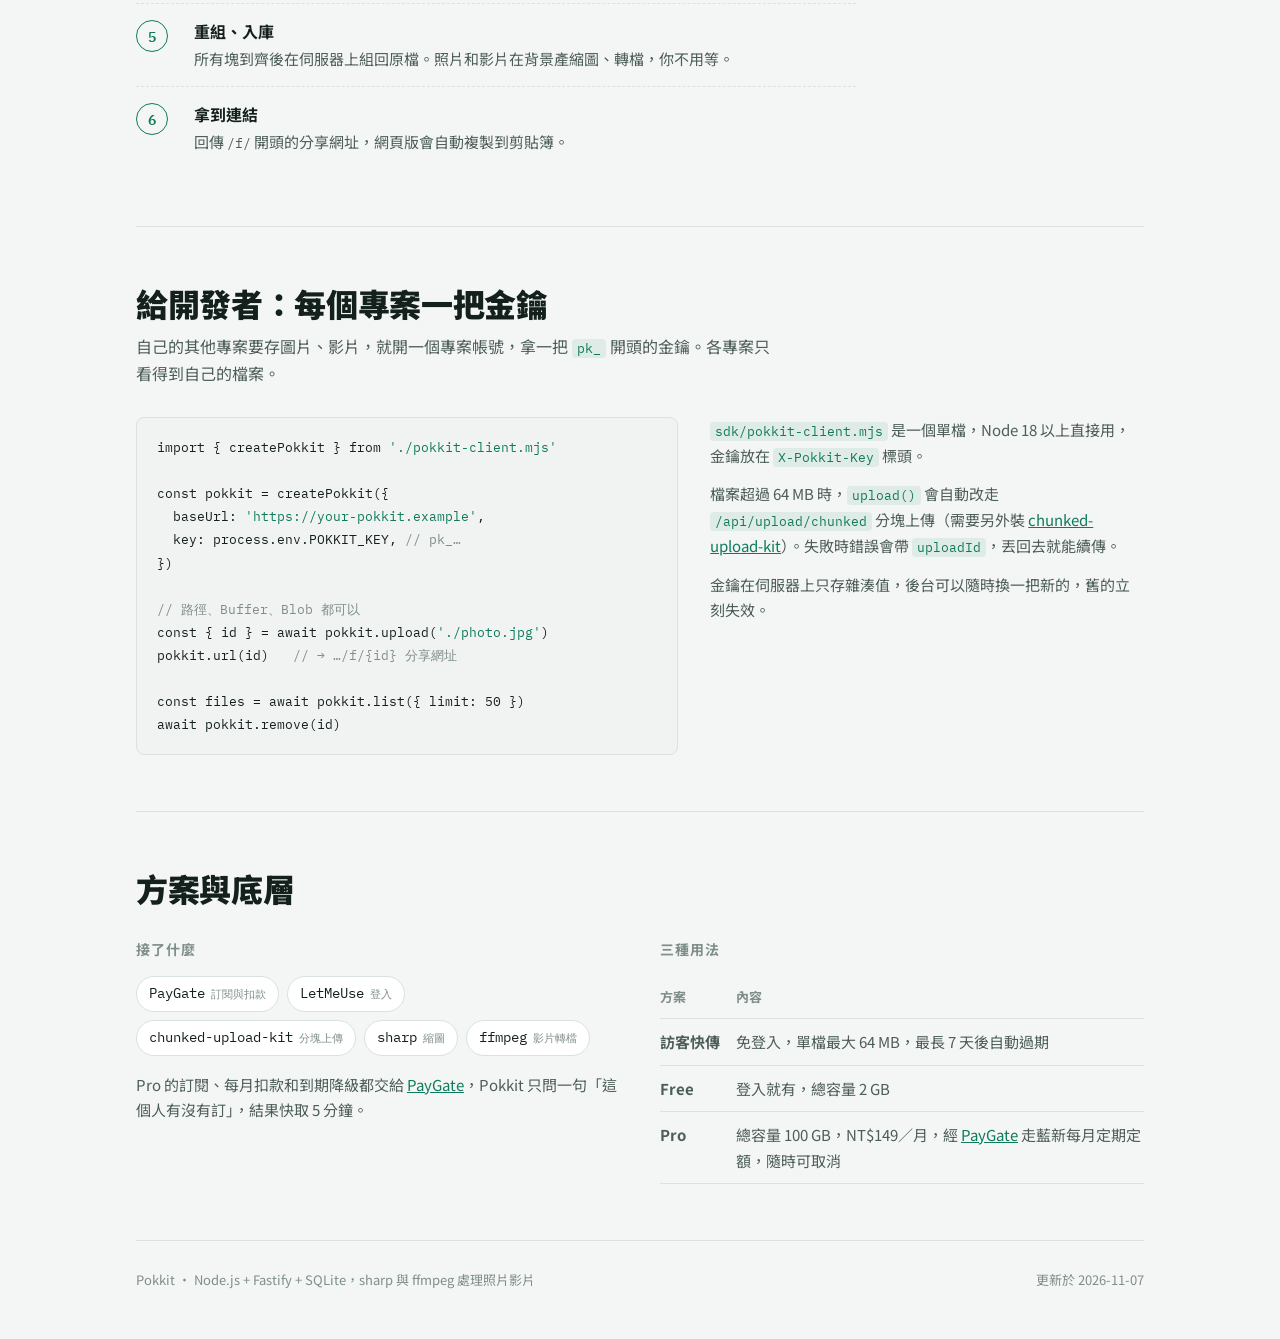
<file: pokkit/index.html>
<!doctype html>
<html lang="zh-Hant">
<head>
<meta charset="utf-8">
<meta name="viewport" content="width=device-width, initial-scale=1, viewport-fit=cover">
<title>Pokkit</title>
<meta name="description" content="放在自己硬碟上的雲端硬碟：上傳照片影片，拿一條分享連結，可以加密碼、設到期；大檔分塊傳，在家走區網直傳。">
<link rel="preconnect" href="https://fonts.googleapis.com">
<link rel="preconnect" href="https://fonts.gstatic.com" crossorigin>
<link rel="stylesheet" href="https://fonts.googleapis.com/css2?family=IBM+Plex+Mono:wght@400;500;600&family=Noto+Sans+TC:wght@400;500;700;900&display=swap">
<link rel="stylesheet" href="../assets/site.css">
<style>
/* Hero object: a share-link ticket for one uploaded file. */
.ticket {
  width: 100%; max-width: 340px; background: var(--object); color: var(--object-ink);
  font-family: var(--font-mono); font-size: 13px; line-height: 1.75;
  border-radius: 10px; position: relative; overflow: hidden;
  box-shadow: 0 1px 2px rgba(0,0,0,.06), 0 18px 40px -18px rgba(20, 40, 30, .35);
  transform: rotate(1.2deg);
}
.ticket .top { padding: 20px 22px 16px; }
.ticket .kind { font-size: 11px; letter-spacing: .25em; opacity: .6; }
.ticket .name { font-family: var(--font-body); font-size: 19px; font-weight: 900; margin-top: 4px; overflow-wrap: anywhere; }
.ticket .meta { font-size: 12px; opacity: .65; }
.ticket .chunks { display: grid; grid-template-columns: repeat(20, minmax(0, 1fr)); gap: 2px; margin-top: 14px; }
.ticket .chunks i { display: block; height: 10px; border-radius: 2px; background: #0f7a5c; }
.ticket .chunk-note { display: flex; justify-content: space-between; gap: 8px; font-size: 11px; opacity: .65; margin-top: 6px; }
.ticket .tear {
  height: 0; border-top: 1.5px dashed rgba(38, 48, 44, .35); margin: 0 14px; position: relative;
}
.ticket .tear::before, .ticket .tear::after {
  content: ""; position: absolute; top: -9px; width: 18px; height: 18px; border-radius: 50%; background: var(--paper);
}
.ticket .tear::before { left: -24px; }
.ticket .tear::after { right: -24px; }
.ticket .bottom { padding: 14px 22px 20px; }
.ticket .row { display: flex; justify-content: space-between; gap: 12px; }
.ticket .row span:first-child { opacity: .6; flex: none; }
.ticket .row span:last-child { text-align: right; min-width: 0; overflow-wrap: anywhere; }
.ticket .lock { color: #a8520c; font-weight: 600; }
.ticket .link {
  margin-top: 12px; padding: 8px 10px; border: 1.5px solid rgba(38, 48, 44, .25); border-radius: 6px;
  font-size: 12.5px; overflow-wrap: anywhere; display: flex; justify-content: space-between; gap: 10px; align-items: center;
}
.ticket .link b { color: #0f7a5c; font-weight: 600; }
.ticket .link small { flex: none; font-size: 11px; opacity: .6; }
@media (prefers-reduced-motion: no-preference) {
  .ticket { animation: drop .9s cubic-bezier(.2,.7,.25,1) both; }
  .ticket .chunks i { animation: fill .35s ease-out both; animation-delay: calc(var(--i) * 45ms + .5s); }
  @keyframes drop { from { transform: rotate(1.2deg) translateY(-14px); opacity: 0; } to { transform: rotate(1.2deg); opacity: 1; } }
  @keyframes fill { from { opacity: .15; } to { opacity: 1; } }
}
</style>
</head>
<body>
<div class="wrap">
  <nav class="topbar" aria-label="網站">
    <a href="../">← Jeffrey 的專案</a>
    <div class="links"><a href="https://github.com/Jeffrey0117/Pokkit">GitHub</a></div>
  </nav>

  <header class="hero">
    <div>
      <div class="eyebrow">放在自己硬碟上的雲端</div>
      <h1>你的檔案，<br>放在信得過的地方。</h1>
      <p class="lede">照片、影片、文件丟上去，拿到一條分享連結。要給誰看就傳給誰，可以加密碼、設幾天後失效。幾百 MB 的影片也傳得上去，在家還能走區網直傳，不用繞外面一圈。</p>
      <div class="facts" aria-label="方案與限制">
        <div class="fact"><b>2 GB</b><span>免費容量</span></div>
        <div class="fact"><b>100 GB</b><span>Pro 容量</span></div>
        <div class="fact"><b>16 MB</b><span>大檔每塊大小</span></div>
      </div>
      <p class="asof">數字截至 2026-11-07</p>
    </div>
    <div class="object-col">
      <div class="ticket" role="img" aria-label="範例分享票：一支 312 MB 的影片分 20 塊上傳完成，有密碼，7 天後過期，附一條分享連結">
        <div class="top">
          <div class="kind">POKKIT · 分享</div>
          <div class="name">畢業旅行-剪輯版.mp4</div>
          <div class="meta">video/mp4 · 312 MB · 範例</div>
          <div class="chunks" aria-hidden="true">
            <i style="--i:0"></i><i style="--i:1"></i><i style="--i:2"></i><i style="--i:3"></i><i style="--i:4"></i>
            <i style="--i:5"></i><i style="--i:6"></i><i style="--i:7"></i><i style="--i:8"></i><i style="--i:9"></i>
            <i style="--i:10"></i><i style="--i:11"></i><i style="--i:12"></i><i style="--i:13"></i><i style="--i:14"></i>
            <i style="--i:15"></i><i style="--i:16"></i><i style="--i:17"></i><i style="--i:18"></i><i style="--i:19"></i>
          </div>
          <div class="chunk-note"><span>20 / 20 塊 · 每塊 16 MB</span><span>✓ 已入庫</span></div>
        </div>
        <div class="tear"></div>
        <div class="bottom">
          <div class="row"><span>密碼</span><span class="lock">有密碼</span></div>
          <div class="row"><span>有效期限</span><span>7 天後過期</span></div>
          <div class="row"><span>過期後</span><span>連結回 410，檔案清掉</span></div>
          <div class="link"><b>/f/Xq3aZ9bK</b><small>已複製</small></div>
        </div>
      </div>
      <p class="object-note">示意分享票：一支大影片分塊傳完，拿到一條帶密碼、會過期的連結</p>
    </div>
  </header>

  <section aria-labelledby="caps-h">
    <div class="sec-head">
      <h2 id="caps-h">它能幫你做的事</h2>
      <p>就是一個雲端硬碟該做的事，只是檔案放在自己的機器上。</p>
    </div>
    <div class="caps">
      <div class="cap"><h3>一條連結就能分享</h3><p>每個檔案上傳完都有自己的分享頁，圖片和影片直接在頁面上預覽，對方不用登入。</p><span class="tag">/f/:id</span></div>
      <div class="cap"><h3>加密碼、設到期</h3><p>可以選 1 小時、1 天、7 天、30 天或永久。加了密碼的連結要先輸入才看得到，猜密碼每分鐘最多 10 次。</p><span class="tag">1h · 1d · 7d · 30d</span></div>
      <div class="cap"><h3>大檔案照樣傳</h3><p>超過 64 MB 的檔案自動切成小塊上傳，中途斷線可以從斷掉的那塊接著傳，不用從頭來。</p><span class="tag">分塊續傳</span></div>
      <div class="cap"><h3>在家走區網直傳</h3><p>在家用同一個 Wi-Fi 時切到區網模式，檔案直接送到家裡的機器。實測 341 MB：繞外網 173 秒，區網 3 秒。</p><span class="tag">LAN 高速模式</span></div>
      <div class="cap"><h3>照片按月份排好</h3><p>讀照片的拍攝時間排成時間軸，可以建相簿、搜檔名。整本相簿也能開公開連結，隨時收回。</p><span class="tag">/a/:token</span></div>
      <div class="cap"><h3>刪錯了還救得回來</h3><p>從網頁刪掉的檔案先進垃圾桶，30 天內都能還原，過了才真的清掉。</p><span class="tag">垃圾桶 30 天</span></div>
    </div>
  </section>

  <section aria-labelledby="flow-h">
    <div class="sec-head">
      <h2 id="flow-h">一支大影片怎麼傳上去</h2>
      <p>以一支幾百 MB 的手機影片為例，從選檔到拿到連結，中間發生的事。</p>
    </div>
    <ol class="flow">
      <li><div><b>選檔、選期限</b><span>要不要密碼、多久過期，上傳前先選好。密碼只跟著最後一個請求送出，不會存在上傳紀錄裡。</span></div></li>
      <li><div><b>先問容量夠不夠</b><span>檔案還沒開始傳，伺服器就先比對你的方案剩多少空間。不夠就直接告訴你，不讓你白傳幾百 MB。</span></div></li>
      <li><div><b>切成 16 MB 一塊</b><span>超過 64 MB 的檔案走分塊上傳，同時送 3 塊。每個請求都很小，過得了代理伺服器 100 MB 的單次上限。</span></div></li>
      <li><div><b>斷了就接著傳</b><span>某一塊失敗會自動重試 3 次；整個斷線的話，未完成的上傳保留 24 小時，回來可以續傳。</span></div></li>
      <li><div><b>重組、入庫</b><span>所有塊到齊後在伺服器上組回原檔。照片和影片在背景產縮圖、轉檔，你不用等。</span></div></li>
      <li><div><b>拿到連結</b><span>回傳 <code>/f/</code> 開頭的分享網址，網頁版會自動複製到剪貼簿。</span></div></li>
    </ol>
  </section>

  <section aria-labelledby="code-h">
    <div class="sec-head">
      <h2 id="code-h">給開發者：每個專案一把金鑰</h2>
      <p>自己的其他專案要存圖片、影片，就開一個專案帳號，拿一把 <code class="inline-code">pk_</code> 開頭的金鑰。各專案只看得到自己的檔案。</p>
    </div>
    <div class="code-wrap">
<pre><code>import { createPokkit } from <span class="s">'./pokkit-client.mjs'</span>

const pokkit = createPokkit({
  baseUrl: <span class="s">'https://your-pokkit.example'</span>,
  key: process.env.POKKIT_KEY, <span class="c">// pk_…</span>
})

<span class="c">// 路徑、Buffer、Blob 都可以</span>
const { id } = await pokkit.upload(<span class="s">'./photo.jpg'</span>)
pokkit.url(id)   <span class="c">// → …/f/{id} 分享網址</span>

const files = await pokkit.list({ limit: 50 })
await pokkit.remove(id)</code></pre>
      <div class="code-side">
        <p><code>sdk/pokkit-client.mjs</code> 是一個單檔，Node 18 以上直接用，金鑰放在 <code>X-Pokkit-Key</code> 標頭。</p>
        <p>檔案超過 64 MB 時，<code>upload()</code> 會自動改走 <code>/api/upload/chunked</code> 分塊上傳（需要另外裝 <a href="https://github.com/Jeffrey0117/chunked-upload-kit">chunked-upload-kit</a>）。失敗時錯誤會帶 <code>uploadId</code>，丟回去就能續傳。</p>
        <p>金鑰在伺服器上只存雜湊值，後台可以隨時換一把新的，舊的立刻失效。</p>
      </div>
    </div>
  </section>

  <section aria-labelledby="who-h">
    <div class="sec-head"><h2 id="who-h">方案與底層</h2></div>
    <div class="who">
      <div>
        <h3>接了什麼</h3>
        <div class="chips">
          <a class="chip" href="../paygate/">PayGate<small>訂閱與扣款</small></a>
          <span class="chip">LetMeUse<small>登入</small></span>
          <a class="chip" href="https://github.com/Jeffrey0117/chunked-upload-kit">chunked-upload-kit<small>分塊上傳</small></a>
          <span class="chip">sharp<small>縮圖</small></span>
          <span class="chip">ffmpeg<small>影片轉檔</small></span>
        </div>
        <p style="margin-top:16px;color:var(--ink-2);font-size:15px">Pro 的訂閱、每月扣款和到期降級都交給 <a href="../paygate/">PayGate</a>，Pokkit 只問一句「這個人有沒有訂」，結果快取 5 分鐘。</p>
      </div>
      <div>
        <h3>三種用法</h3>
        <div class="table-scroll">
          <table>
            <thead><tr><th>方案</th><th>內容</th></tr></thead>
            <tbody>
              <tr><td>訪客快傳</td><td>免登入，單檔最大 64 MB，最長 7 天後自動過期</td></tr>
              <tr><td>Free</td><td>登入就有，總容量 2 GB</td></tr>
              <tr><td>Pro</td><td>總容量 100 GB，NT$149／月，經 <a href="../paygate/">PayGate</a> 走藍新每月定期定額，隨時可取消</td></tr>
            </tbody>
          </table>
        </div>
      </div>
    </div>
  </section>

  <footer>
    <span>Pokkit · Node.js + Fastify + SQLite，sharp 與 ffmpeg 處理照片影片</span>
    <span>更新於 2026-11-07</span>
  </footer>
</div>
</body>
</html>
</file>
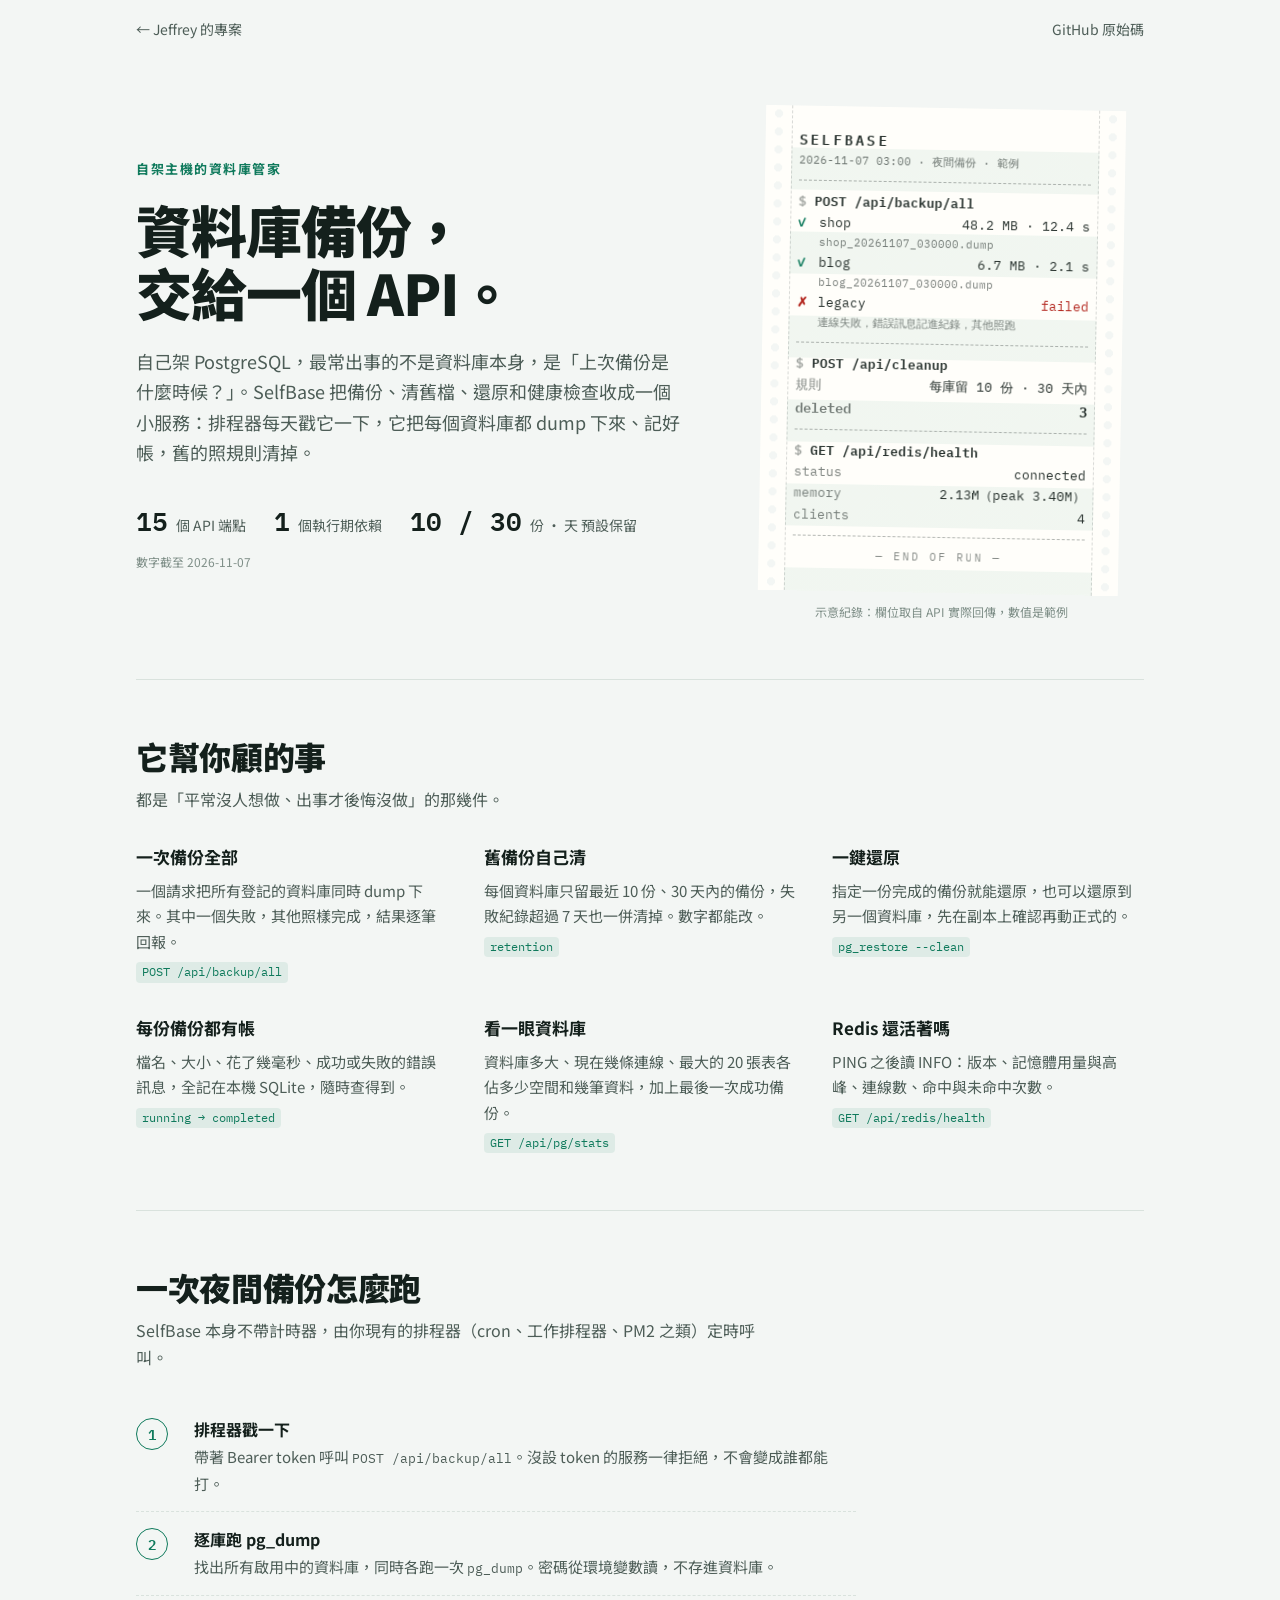
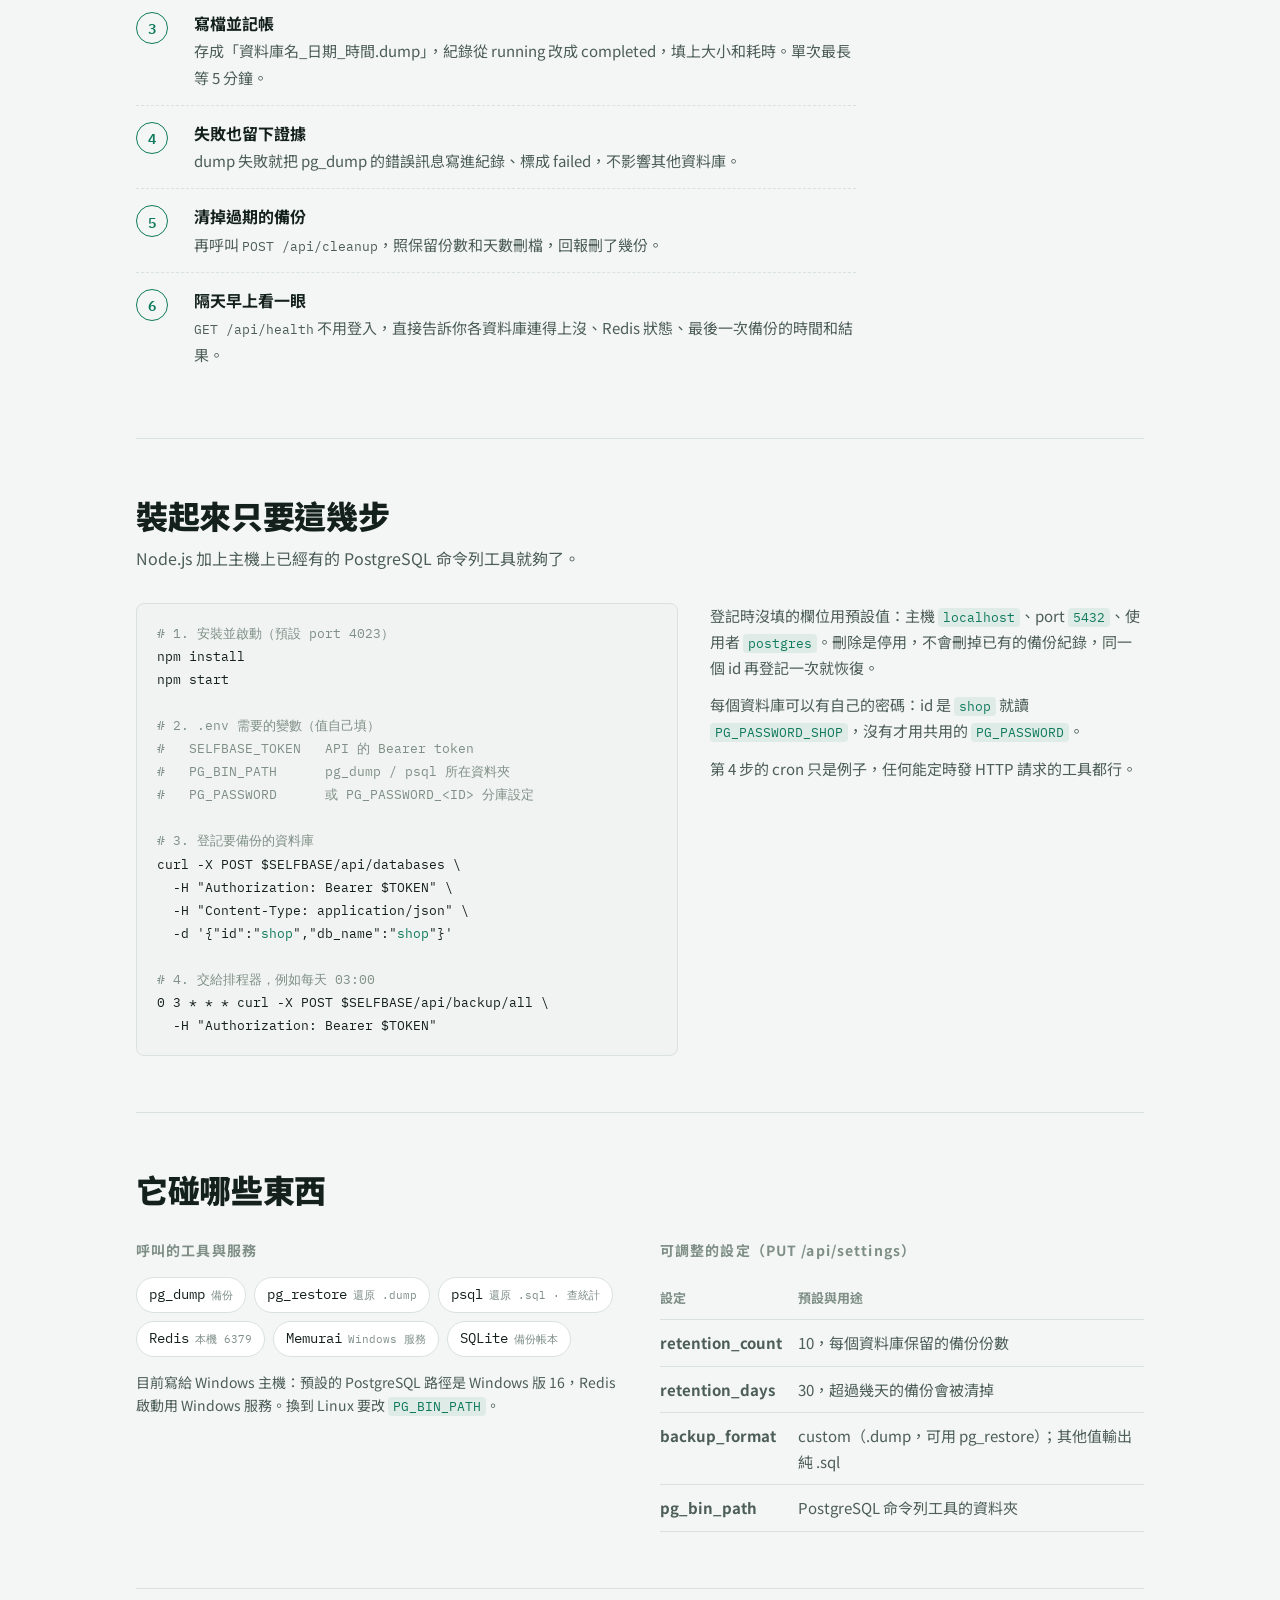
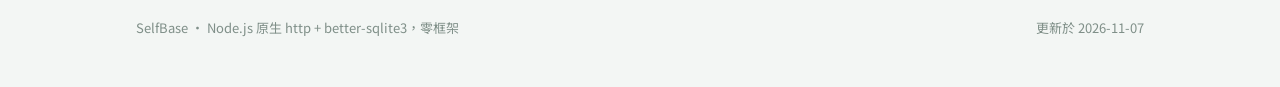
<file: selfbase/index.html>
<!doctype html>
<html lang="zh-Hant">
<head>
<meta charset="utf-8">
<meta name="viewport" content="width=device-width, initial-scale=1, viewport-fit=cover">
<title>SelfBase</title>
<meta name="description" content="自架主機的資料庫管家：一個 API 備份所有 PostgreSQL、照規則清掉舊備份、需要時一鍵還原，順便看一眼 Redis 還活著沒。">
<link rel="preconnect" href="https://fonts.googleapis.com">
<link rel="preconnect" href="https://fonts.gstatic.com" crossorigin>
<link rel="stylesheet" href="https://fonts.googleapis.com/css2?family=IBM+Plex+Mono:wght@400;500;600&family=Noto+Sans+TC:wght@400;500;700;900&display=swap">
<link rel="stylesheet" href="../assets/site.css">
<style>
/* Hero object: a continuous-feed printout of one backup run. */
.runlog {
  width: 100%; max-width: 360px; background: var(--object); color: var(--object-ink);
  font-family: var(--font-mono); font-size: 12.5px; line-height: 1.7;
  padding: 22px 34px 26px; position: relative;
  box-shadow: 0 1px 2px rgba(0,0,0,.06), 0 18px 40px -18px rgba(20, 40, 30, .35);
  transform: rotate(1deg);
  /* tractor-feed holes on both edges */
  -webkit-mask:
    radial-gradient(circle 4px at 13px 50%, transparent 97%, #000) left / 26px 18px repeat-y,
    radial-gradient(circle 4px at 13px 50%, transparent 97%, #000) right / 26px 18px repeat-y,
    linear-gradient(#000, #000) center / calc(100% - 52px) 100% no-repeat;
          mask:
    radial-gradient(circle 4px at 13px 50%, transparent 97%, #000) left / 26px 18px repeat-y,
    radial-gradient(circle 4px at 13px 50%, transparent 97%, #000) right / 26px 18px repeat-y,
    linear-gradient(#000, #000) center / calc(100% - 52px) 100% no-repeat;
}
.runlog::before {
  content: ""; position: absolute; inset: 0 26px; pointer-events: none;
  background: repeating-linear-gradient(transparent 0 42px, rgba(15, 122, 92, .06) 42px 84px);
  border-inline: 1px dashed rgba(38, 48, 44, .18);
}
.runlog > * { position: relative; }
.runlog .brand { font-weight: 600; letter-spacing: 0.24em; font-size: 13.5px; }
.runlog .sub { font-size: 11px; opacity: .65; }
.runlog hr { border: 0; border-top: 1.5px dashed rgba(38, 48, 44, .35); margin: 10px 0; }
.runlog .cmd { font-weight: 600; }
.runlog .cmd::before { content: "$ "; opacity: .45; }
.runlog .job { display: grid; grid-template-columns: 1.2em minmax(0, 1fr) auto; gap: 0 6px; }
.runlog .job i { font-style: normal; font-weight: 600; }
.runlog .ok i { color: #0f7a5c; }
.runlog .bad i, .runlog .bad .meta { color: #b3261e; }
.runlog .file { grid-column: 2 / 4; font-size: 11px; opacity: .6; overflow-wrap: anywhere; }
.runlog .meta { text-align: right; white-space: nowrap; }
.runlog .row { display: flex; justify-content: space-between; gap: 12px; }
.runlog .row span:first-child { opacity: .6; flex: none; }
.runlog .row span:last-child { text-align: right; min-width: 0; overflow-wrap: anywhere; }
.runlog .sum { font-weight: 600; font-size: 14px; }
.runlog .end { text-align: center; margin-top: 4px; opacity: .55; letter-spacing: .18em; font-size: 11px; }
@media (max-width: 380px) {
  .runlog { font-size: 11.5px; padding-inline: 30px; }
}
@media (prefers-reduced-motion: no-preference) {
  .runlog { animation: feed 1s cubic-bezier(.2,.7,.25,1) both; }
  @keyframes feed { from { transform: rotate(1deg) translateY(-16px); opacity: 0; } to { transform: rotate(1deg); opacity: 1; } }
}
</style>
</head>
<body>
<div class="wrap">
  <nav class="topbar" aria-label="網站">
    <a href="../">← Jeffrey 的專案</a>
    <div class="links"><a href="https://github.com/Jeffrey0117/SelfBase">GitHub 原始碼</a></div>
  </nav>

  <header class="hero">
    <div>
      <div class="eyebrow">自架主機的資料庫管家</div>
      <h1>資料庫備份，<br>交給一個 API。</h1>
      <p class="lede">自己架 PostgreSQL，最常出事的不是資料庫本身，是「上次備份是什麼時候？」。SelfBase 把備份、清舊檔、還原和健康檢查收成一個小服務：排程器每天戳它一下，它把每個資料庫都 dump 下來、記好帳，舊的照規則清掉。</p>
      <div class="facts" aria-label="專案數字">
        <div class="fact"><b>15</b><span>個 API 端點</span></div>
        <div class="fact"><b>1</b><span>個執行期依賴</span></div>
        <div class="fact"><b>10 / 30</b><span>份 · 天 預設保留</span></div>
      </div>
      <p class="asof">數字截至 2026-11-07</p>
    </div>
    <div class="object-col">
      <div class="runlog" role="img" aria-label="範例紀錄：一次夜間備份，兩個資料庫成功、一個失敗但不影響其他，接著清掉三份舊備份，最後讀取 Redis 記憶體用量">
        <div class="brand">SELFBASE</div>
        <div class="sub">2026-11-07 03:00 · 夜間備份 · 範例</div>
        <hr>
        <div class="cmd">POST /api/backup/all</div>
        <div class="job ok"><i>✓</i><span>shop</span><span class="meta">48.2 MB · 12.4 s</span><span class="file">shop_20261107_030000.dump</span></div>
        <div class="job ok"><i>✓</i><span>blog</span><span class="meta">6.7 MB · 2.1 s</span><span class="file">blog_20261107_030000.dump</span></div>
        <div class="job bad"><i>✗</i><span>legacy</span><span class="meta">failed</span><span class="file">連線失敗，錯誤訊息記進紀錄，其他照跑</span></div>
        <hr>
        <div class="cmd">POST /api/cleanup</div>
        <div class="row"><span>規則</span><span>每庫留 10 份 · 30 天內</span></div>
        <div class="row sum"><span>deleted</span><span>3</span></div>
        <hr>
        <div class="cmd">GET /api/redis/health</div>
        <div class="row"><span>status</span><span>connected</span></div>
        <div class="row"><span>memory</span><span>2.13M（peak 3.40M）</span></div>
        <div class="row"><span>clients</span><span>4</span></div>
        <hr>
        <div class="end">— END OF RUN —</div>
      </div>
      <p class="object-note">示意紀錄：欄位取自 API 實際回傳，數值是範例</p>
    </div>
  </header>

  <section aria-labelledby="caps-h">
    <div class="sec-head">
      <h2 id="caps-h">它幫你顧的事</h2>
      <p>都是「平常沒人想做、出事才後悔沒做」的那幾件。</p>
    </div>
    <div class="caps">
      <div class="cap"><h3>一次備份全部</h3><p>一個請求把所有登記的資料庫同時 dump 下來。其中一個失敗，其他照樣完成，結果逐筆回報。</p><span class="tag">POST /api/backup/all</span></div>
      <div class="cap"><h3>舊備份自己清</h3><p>每個資料庫只留最近 10 份、30 天內的備份，失敗紀錄超過 7 天也一併清掉。數字都能改。</p><span class="tag">retention</span></div>
      <div class="cap"><h3>一鍵還原</h3><p>指定一份完成的備份就能還原，也可以還原到另一個資料庫，先在副本上確認再動正式的。</p><span class="tag">pg_restore --clean</span></div>
      <div class="cap"><h3>每份備份都有帳</h3><p>檔名、大小、花了幾毫秒、成功或失敗的錯誤訊息，全記在本機 SQLite，隨時查得到。</p><span class="tag">running → completed</span></div>
      <div class="cap"><h3>看一眼資料庫</h3><p>資料庫多大、現在幾條連線、最大的 20 張表各佔多少空間和幾筆資料，加上最後一次成功備份。</p><span class="tag">GET /api/pg/stats</span></div>
      <div class="cap"><h3>Redis 還活著嗎</h3><p>PING 之後讀 INFO：版本、記憶體用量與高峰、連線數、命中與未命中次數。</p><span class="tag">GET /api/redis/health</span></div>
    </div>
  </section>

  <section aria-labelledby="flow-h">
    <div class="sec-head">
      <h2 id="flow-h">一次夜間備份怎麼跑</h2>
      <p>SelfBase 本身不帶計時器，由你現有的排程器（cron、工作排程器、PM2 之類）定時呼叫。</p>
    </div>
    <ol class="flow">
      <li><div><b>排程器戳一下</b><span>帶著 Bearer token 呼叫 <code>POST /api/backup/all</code>。沒設 token 的服務一律拒絕，不會變成誰都能打。</span></div></li>
      <li><div><b>逐庫跑 pg_dump</b><span>找出所有啟用中的資料庫，同時各跑一次 <code>pg_dump</code>。密碼從環境變數讀，不存進資料庫。</span></div></li>
      <li><div><b>寫檔並記帳</b><span>存成「資料庫名_日期_時間.dump」，紀錄從 running 改成 completed，填上大小和耗時。單次最長等 5 分鐘。</span></div></li>
      <li><div><b>失敗也留下證據</b><span>dump 失敗就把 pg_dump 的錯誤訊息寫進紀錄、標成 failed，不影響其他資料庫。</span></div></li>
      <li><div><b>清掉過期的備份</b><span>再呼叫 <code>POST /api/cleanup</code>，照保留份數和天數刪檔，回報刪了幾份。</span></div></li>
      <li><div><b>隔天早上看一眼</b><span><code>GET /api/health</code> 不用登入，直接告訴你各資料庫連得上沒、Redis 狀態、最後一次備份的時間和結果。</span></div></li>
    </ol>
  </section>

  <section aria-labelledby="code-h">
    <div class="sec-head">
      <h2 id="code-h">裝起來只要這幾步</h2>
      <p>Node.js 加上主機上已經有的 PostgreSQL 命令列工具就夠了。</p>
    </div>
    <div class="code-wrap">
<pre><code><span class="c"># 1. 安裝並啟動（預設 port 4023）</span>
npm install
npm start

<span class="c"># 2. .env 需要的變數（值自己填）</span>
<span class="c">#   SELFBASE_TOKEN   API 的 Bearer token</span>
<span class="c">#   PG_BIN_PATH      pg_dump / psql 所在資料夾</span>
<span class="c">#   PG_PASSWORD      或 PG_PASSWORD_&lt;ID&gt; 分庫設定</span>

<span class="c"># 3. 登記要備份的資料庫</span>
curl -X POST $SELFBASE/api/databases \
  -H "Authorization: Bearer $TOKEN" \
  -H "Content-Type: application/json" \
  -d '{"id":"<span class="s">shop</span>","db_name":"<span class="s">shop</span>"}'

<span class="c"># 4. 交給排程器，例如每天 03:00</span>
0 3 * * * curl -X POST $SELFBASE/api/backup/all \
  -H "Authorization: Bearer $TOKEN"</code></pre>
      <div class="code-side">
        <p>登記時沒填的欄位用預設值：主機 <code>localhost</code>、port <code>5432</code>、使用者 <code>postgres</code>。刪除是停用，不會刪掉已有的備份紀錄，同一個 id 再登記一次就恢復。</p>
        <p>每個資料庫可以有自己的密碼：id 是 <code>shop</code> 就讀 <code>PG_PASSWORD_SHOP</code>，沒有才用共用的 <code>PG_PASSWORD</code>。</p>
        <p>第 4 步的 cron 只是例子，任何能定時發 HTTP 請求的工具都行。</p>
      </div>
    </div>
  </section>

  <section aria-labelledby="who-h">
    <div class="sec-head"><h2 id="who-h">它碰哪些東西</h2></div>
    <div class="who">
      <div>
        <h3>呼叫的工具與服務</h3>
        <div class="chips">
          <span class="chip">pg_dump<small>備份</small></span>
          <span class="chip">pg_restore<small>還原 .dump</small></span>
          <span class="chip">psql<small>還原 .sql · 查統計</small></span>
          <span class="chip">Redis<small>本機 6379</small></span>
          <span class="chip">Memurai<small>Windows 服務</small></span>
          <span class="chip">SQLite<small>備份帳本</small></span>
        </div>
        <p style="margin-top:14px;font-size:14px;color:var(--ink-2)">目前寫給 Windows 主機：預設的 PostgreSQL 路徑是 Windows 版 16，Redis 啟動用 Windows 服務。換到 Linux 要改 <code class="inline-code">PG_BIN_PATH</code>。</p>
      </div>
      <div>
        <h3>可調整的設定（PUT /api/settings）</h3>
        <div class="table-scroll">
          <table>
            <thead><tr><th>設定</th><th>預設與用途</th></tr></thead>
            <tbody>
              <tr><td>retention_count</td><td>10，每個資料庫保留的備份份數</td></tr>
              <tr><td>retention_days</td><td>30，超過幾天的備份會被清掉</td></tr>
              <tr><td>backup_format</td><td>custom（.dump，可用 pg_restore）；其他值輸出純 .sql</td></tr>
              <tr><td>pg_bin_path</td><td>PostgreSQL 命令列工具的資料夾</td></tr>
            </tbody>
          </table>
        </div>
      </div>
    </div>
  </section>

  <footer>
    <span>SelfBase · Node.js 原生 http + better-sqlite3，零框架</span>
    <span>更新於 2026-11-07</span>
  </footer>
</div>
</body>
</html>
</file>
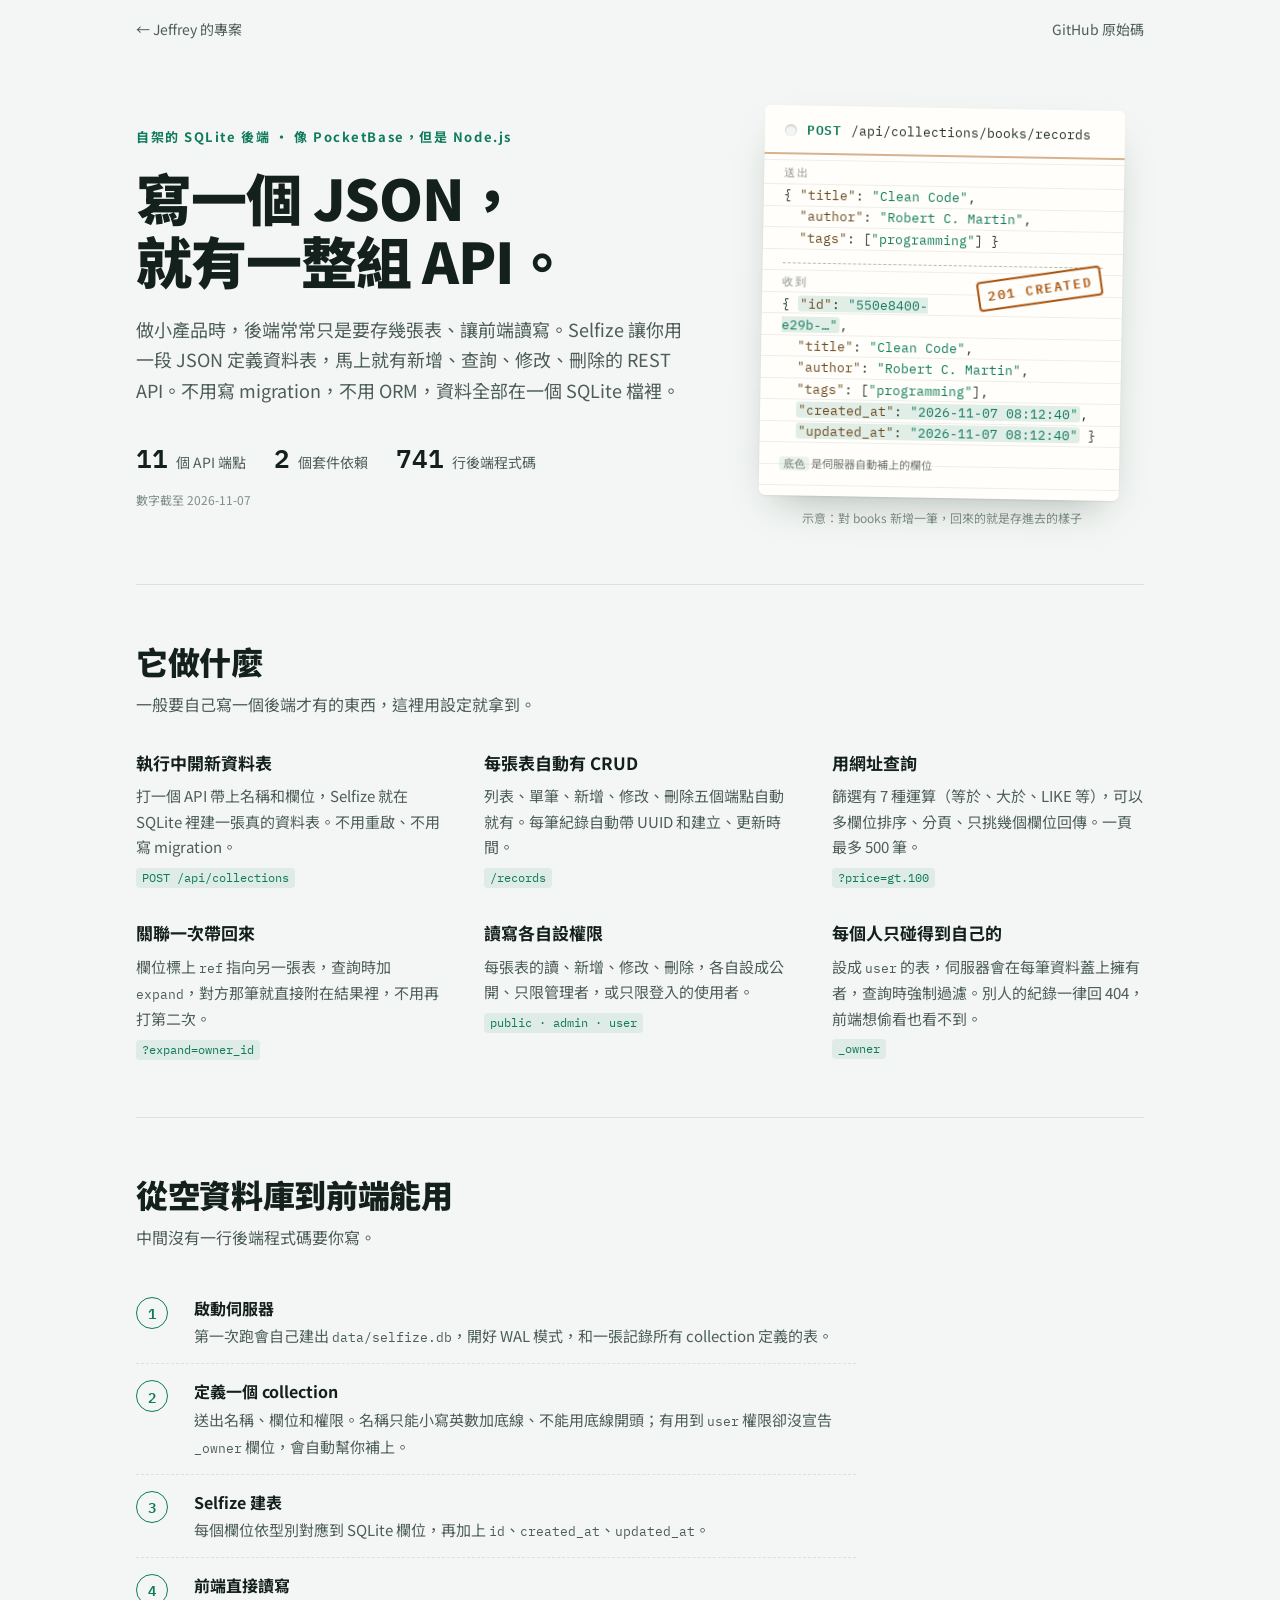
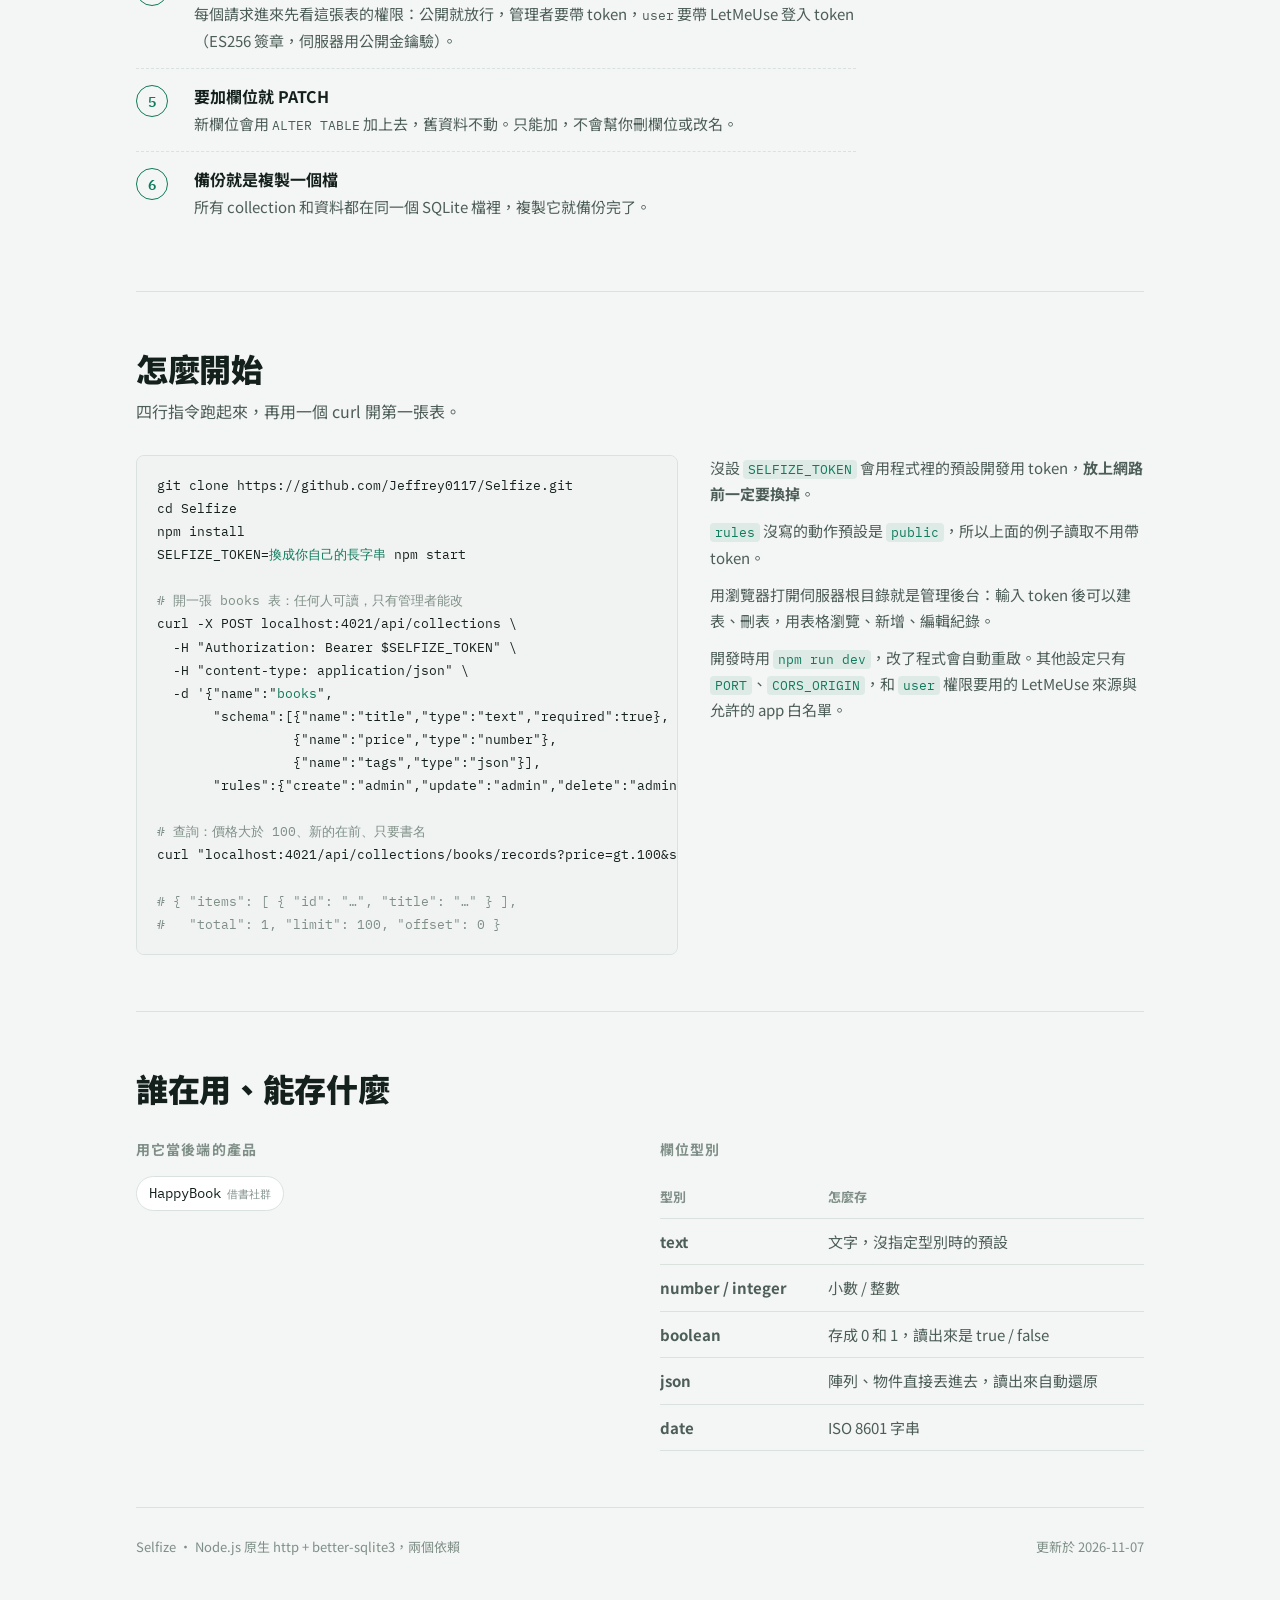
<file: selfize/index.html>
<!doctype html>
<html lang="zh-Hant">
<head>
<meta charset="utf-8">
<meta name="viewport" content="width=device-width, initial-scale=1, viewport-fit=cover">
<title>Selfize</title>
<meta name="description" content="用一個 JSON 定義資料表，馬上就有整組 REST API。自架、資料全在一個 SQLite 檔，像 PocketBase，但是 Node.js。">
<link rel="preconnect" href="https://fonts.googleapis.com">
<link rel="preconnect" href="https://fonts.gstatic.com" crossorigin>
<link rel="stylesheet" href="https://fonts.googleapis.com/css2?family=IBM+Plex+Mono:wght@400;500;600&family=Noto+Sans+TC:wght@400;500;700;900&display=swap">
<link rel="stylesheet" href="../assets/site.css">
<style>
/* Hero object: a library-style index card holding one real request and its response. */
.apicard {
  width: 100%; max-width: 360px; background: var(--object); color: var(--object-ink);
  font-family: var(--font-mono); font-size: 12.5px; line-height: 1.7;
  border-radius: 6px; position: relative; padding: 0 0 22px;
  box-shadow: 0 1px 2px rgba(0,0,0,.06), 0 18px 40px -18px rgba(20, 40, 30, .35);
  transform: rotate(1deg);
  background-image: repeating-linear-gradient(to bottom, transparent 0 20.5px, rgba(38, 48, 44, .08) 20.5px 21.5px);
  background-position: 0 58px;
}
.apicard .head {
  display: flex; align-items: center; gap: 10px; padding: 14px 20px 12px;
  border-bottom: 2px solid rgba(168, 82, 12, .45); background: var(--object); border-radius: 6px 6px 0 0;
}
.apicard .hole { flex: none; width: 12px; height: 12px; border-radius: 50%; background: var(--paper); box-shadow: inset 0 1px 2px rgba(0,0,0,.25); }
.apicard .method { font-weight: 600; color: #0f7a5c; letter-spacing: .04em; }
.apicard .path { min-width: 0; overflow-wrap: anywhere; }
.apicard .label { padding: 10px 20px 0; font-size: 10.5px; letter-spacing: .2em; color: rgba(38, 48, 44, .55); }
.apicard pre {
  margin: 0; padding: 2px 20px 0; background: none; border: 0; border-radius: 0;
  font-size: 12.5px; line-height: 1.7; color: inherit; overflow: visible;
  white-space: pre-wrap; overflow-wrap: anywhere;
}
.apicard .k { color: #6b4a1e; }
.apicard .v { color: #0f7a5c; }
.apicard .auto { background: rgba(15, 122, 92, .12); border-radius: 3px; padding: 0 2px; }
.apicard .cut { border: 0; border-top: 1.5px dashed rgba(38, 48, 44, .35); margin: 14px 20px 0; }
.apicard .stamp {
  display: inline-block; float: right; margin-top: -4px; letter-spacing: .12em;
  font-weight: 600; font-size: 13px; letter-spacing: .12em; color: #a8520c;
  border: 2px solid #a8520c; border-radius: 4px; padding: 2px 8px; transform: rotate(-9deg);
  background: rgba(255, 254, 250, .7);
}
.apicard .legend { padding: 12px 20px 0; font-size: 11px; opacity: .65; font-family: var(--font-body); }
.apicard .legend span { background: rgba(15, 122, 92, .12); border-radius: 3px; padding: 0 4px; font-family: var(--font-mono); }
@media (prefers-reduced-motion: no-preference) {
  .apicard { animation: slidein .8s cubic-bezier(.2,.7,.25,1) both; }
  .apicard .stamp { animation: stamp .35s cubic-bezier(.3,1.6,.5,1) .75s both; }
  @keyframes slidein { from { transform: rotate(1deg) translateY(14px); opacity: 0; } to { transform: rotate(1deg); opacity: 1; } }
  @keyframes stamp { from { transform: rotate(-9deg) scale(1.8); opacity: 0; } to { transform: rotate(-9deg) scale(1); opacity: 1; } }
}
</style>
</head>
<body>
<div class="wrap">
  <nav class="topbar" aria-label="網站">
    <a href="../">← Jeffrey 的專案</a>
    <div class="links"><a href="https://github.com/Jeffrey0117/Selfize">GitHub 原始碼</a></div>
  </nav>

  <header class="hero">
    <div>
      <div class="eyebrow">自架的 SQLite 後端 · 像 PocketBase，但是 Node.js</div>
      <h1>寫一個 JSON，<br>就有一整組 API。</h1>
      <p class="lede">做小產品時，後端常常只是要存幾張表、讓前端讀寫。Selfize 讓你用一段 JSON 定義資料表，馬上就有新增、查詢、修改、刪除的 REST API。不用寫 migration，不用 ORM，資料全部在一個 SQLite 檔裡。</p>
      <div class="facts" aria-label="專案規模">
        <div class="fact"><b>11</b><span>個 API 端點</span></div>
        <div class="fact"><b>2</b><span>個套件依賴</span></div>
        <div class="fact"><b>741</b><span>行後端程式碼</span></div>
      </div>
      <p class="asof">數字截至 2026-11-07</p>
    </div>
    <div class="object-col">
      <div class="apicard" role="img" aria-label="範例卡片：對 books 這個 collection 新增一筆紀錄，伺服器回傳 201 並自動補上 id、created_at、updated_at">
        <div class="head"><span class="hole"></span><span class="method">POST</span><span class="path">/api/collections/books/records</span></div>
        <div class="label">送出</div>
<pre>{ <span class="k">"title"</span>: <span class="v">"Clean Code"</span>,
  <span class="k">"author"</span>: <span class="v">"Robert C. Martin"</span>,
  <span class="k">"tags"</span>: [<span class="v">"programming"</span>] }</pre>
        <hr class="cut">
        <div class="label">收到 <span class="stamp">201 CREATED</span></div>
<pre>{ <span class="auto"><span class="k">"id"</span>: <span class="v">"550e8400-e29b-…"</span></span>,
  <span class="k">"title"</span>: <span class="v">"Clean Code"</span>,
  <span class="k">"author"</span>: <span class="v">"Robert C. Martin"</span>,
  <span class="k">"tags"</span>: [<span class="v">"programming"</span>],
  <span class="auto"><span class="k">"created_at"</span>: <span class="v">"2026-11-07 08:12:40"</span></span>,
  <span class="auto"><span class="k">"updated_at"</span>: <span class="v">"2026-11-07 08:12:40"</span></span> }</pre>
        <p class="legend"><span>底色</span> 是伺服器自動補上的欄位</p>
      </div>
      <p class="object-note">示意：對 books 新增一筆，回來的就是存進去的樣子</p>
    </div>
  </header>

  <section aria-labelledby="caps-h">
    <div class="sec-head">
      <h2 id="caps-h">它做什麼</h2>
      <p>一般要自己寫一個後端才有的東西，這裡用設定就拿到。</p>
    </div>
    <div class="caps">
      <div class="cap"><h3>執行中開新資料表</h3><p>打一個 API 帶上名稱和欄位，Selfize 就在 SQLite 裡建一張真的資料表。不用重啟、不用寫 migration。</p><span class="tag">POST /api/collections</span></div>
      <div class="cap"><h3>每張表自動有 CRUD</h3><p>列表、單筆、新增、修改、刪除五個端點自動就有。每筆紀錄自動帶 UUID 和建立、更新時間。</p><span class="tag">/records</span></div>
      <div class="cap"><h3>用網址查詢</h3><p>篩選有 7 種運算（等於、大於、LIKE 等），可以多欄位排序、分頁、只挑幾個欄位回傳。一頁最多 500 筆。</p><span class="tag">?price=gt.100</span></div>
      <div class="cap"><h3>關聯一次帶回來</h3><p>欄位標上 <code>ref</code> 指向另一張表，查詢時加 <code>expand</code>，對方那筆就直接附在結果裡，不用再打第二次。</p><span class="tag">?expand=owner_id</span></div>
      <div class="cap"><h3>讀寫各自設權限</h3><p>每張表的讀、新增、修改、刪除，各自設成公開、只限管理者，或只限登入的使用者。</p><span class="tag">public · admin · user</span></div>
      <div class="cap"><h3>每個人只碰得到自己的</h3><p>設成 <code>user</code> 的表，伺服器會在每筆資料蓋上擁有者，查詢時強制過濾。別人的紀錄一律回 404，前端想偷看也看不到。</p><span class="tag">_owner</span></div>
    </div>
  </section>

  <section aria-labelledby="flow-h">
    <div class="sec-head">
      <h2 id="flow-h">從空資料庫到前端能用</h2>
      <p>中間沒有一行後端程式碼要你寫。</p>
    </div>
    <ol class="flow">
      <li><div><b>啟動伺服器</b><span>第一次跑會自己建出 <code>data/selfize.db</code>，開好 WAL 模式，和一張記錄所有 collection 定義的表。</span></div></li>
      <li><div><b>定義一個 collection</b><span>送出名稱、欄位和權限。名稱只能小寫英數加底線、不能用底線開頭；有用到 <code>user</code> 權限卻沒宣告 <code>_owner</code> 欄位，會自動幫你補上。</span></div></li>
      <li><div><b>Selfize 建表</b><span>每個欄位依型別對應到 SQLite 欄位，再加上 <code>id</code>、<code>created_at</code>、<code>updated_at</code>。</span></div></li>
      <li><div><b>前端直接讀寫</b><span>每個請求進來先看這張表的權限：公開就放行，管理者要帶 token，<code>user</code> 要帶 LetMeUse 登入 token（ES256 簽章，伺服器用公開金鑰驗）。</span></div></li>
      <li><div><b>要加欄位就 PATCH</b><span>新欄位會用 <code>ALTER TABLE</code> 加上去，舊資料不動。只能加，不會幫你刪欄位或改名。</span></div></li>
      <li><div><b>備份就是複製一個檔</b><span>所有 collection 和資料都在同一個 SQLite 檔裡，複製它就備份完了。</span></div></li>
    </ol>
  </section>

  <section aria-labelledby="code-h">
    <div class="sec-head">
      <h2 id="code-h">怎麼開始</h2>
      <p>四行指令跑起來，再用一個 curl 開第一張表。</p>
    </div>
    <div class="code-wrap">
<pre><code>git clone https://github.com/Jeffrey0117/Selfize.git
cd Selfize
npm install
SELFIZE_TOKEN=<span class="s">換成你自己的長字串</span> npm start

<span class="c"># 開一張 books 表：任何人可讀，只有管理者能改</span>
curl -X POST localhost:4021/api/collections \
  -H "Authorization: Bearer $SELFIZE_TOKEN" \
  -H "content-type: application/json" \
  -d '{"name":"<span class="s">books</span>",
       "schema":[{"name":"title","type":"text","required":true},
                 {"name":"price","type":"number"},
                 {"name":"tags","type":"json"}],
       "rules":{"create":"admin","update":"admin","delete":"admin"}}'

<span class="c"># 查詢：價格大於 100、新的在前、只要書名</span>
curl "localhost:4021/api/collections/books/records?price=gt.100&amp;sort=-created_at&amp;select=title"

<span class="c"># { "items": [ { "id": "…", "title": "…" } ],</span>
<span class="c">#   "total": 1, "limit": 100, "offset": 0 }</span></code></pre>
      <div class="code-side">
        <p>沒設 <code>SELFIZE_TOKEN</code> 會用程式裡的預設開發用 token，<b>放上網路前一定要換掉</b>。</p>
        <p><code>rules</code> 沒寫的動作預設是 <code>public</code>，所以上面的例子讀取不用帶 token。</p>
        <p>用瀏覽器打開伺服器根目錄就是管理後台：輸入 token 後可以建表、刪表，用表格瀏覽、新增、編輯紀錄。</p>
        <p>開發時用 <code>npm run dev</code>，改了程式會自動重啟。其他設定只有 <code>PORT</code>、<code>CORS_ORIGIN</code>，和 <code>user</code> 權限要用的 LetMeUse 來源與允許的 app 白名單。</p>
      </div>
    </div>
  </section>

  <section aria-labelledby="who-h">
    <div class="sec-head"><h2 id="who-h">誰在用、能存什麼</h2></div>
    <div class="who">
      <div>
        <h3>用它當後端的產品</h3>
        <div class="chips">
          <span class="chip">HappyBook<small>借書社群</small></span>
        </div>
      </div>
      <div>
        <h3>欄位型別</h3>
        <div class="table-scroll">
          <table>
            <thead><tr><th>型別</th><th>怎麼存</th></tr></thead>
            <tbody>
              <tr><td>text</td><td>文字，沒指定型別時的預設</td></tr>
              <tr><td>number / integer</td><td>小數 / 整數</td></tr>
              <tr><td>boolean</td><td>存成 0 和 1，讀出來是 true / false</td></tr>
              <tr><td>json</td><td>陣列、物件直接丟進去，讀出來自動還原</td></tr>
              <tr><td>date</td><td>ISO 8601 字串</td></tr>
            </tbody>
          </table>
        </div>
      </div>
    </div>
  </section>

  <footer>
    <span>Selfize · Node.js 原生 http + better-sqlite3，兩個依賴</span>
    <span>更新於 2026-11-07</span>
  </footer>
</div>
</body>
</html>
</file>
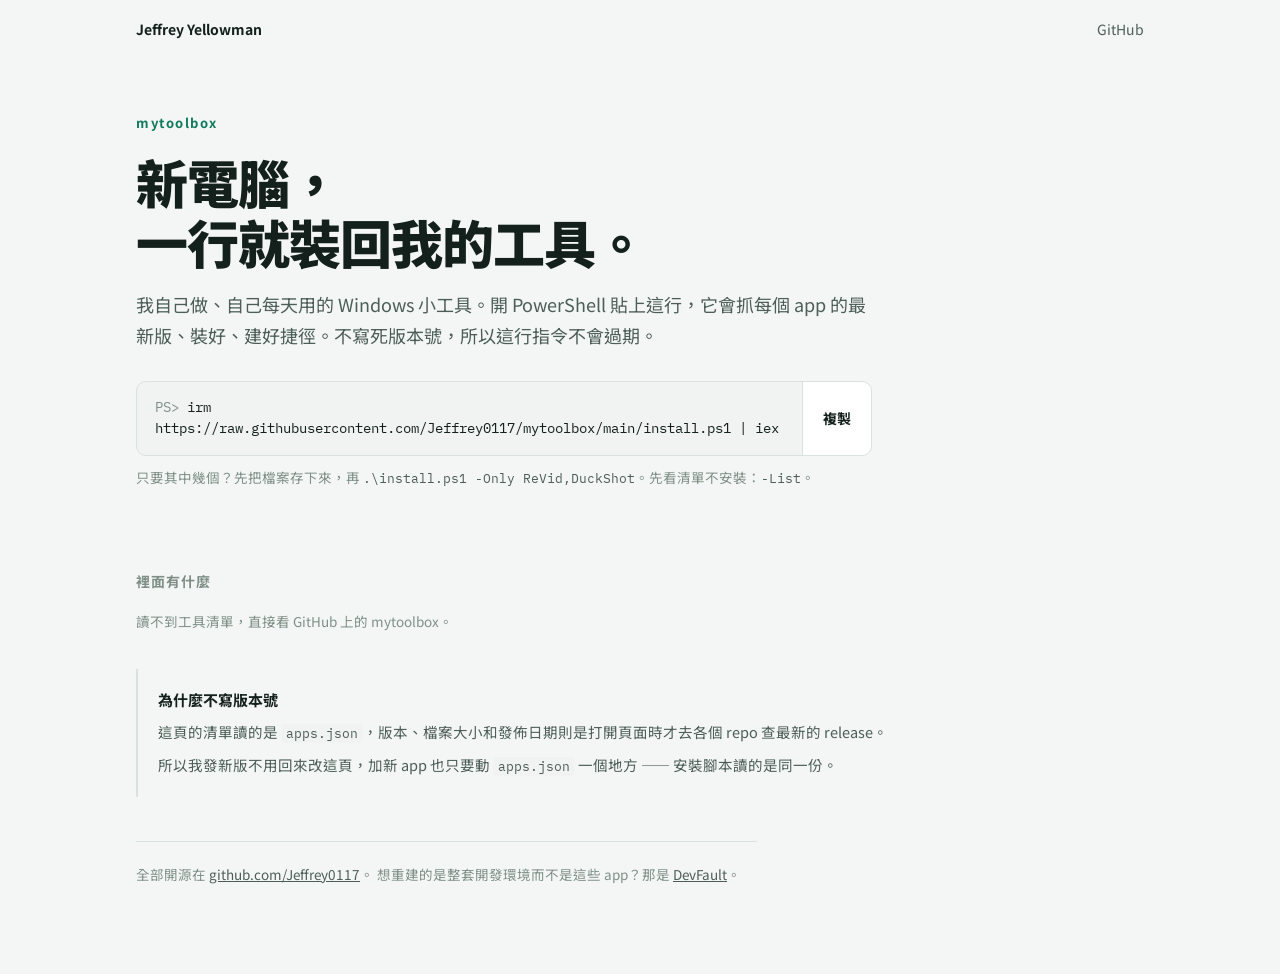
<file: toolbox/index.html>
<!doctype html>
<html lang="zh-Hant">
<head>
<meta charset="utf-8">
<meta name="viewport" content="width=device-width, initial-scale=1, viewport-fit=cover">
<title>mytoolbox</title>
<meta name="description" content="我自己做的 Windows 小工具，一行指令裝到任何一台機器。版本永遠是最新的。">
<link rel="preconnect" href="https://fonts.googleapis.com">
<link rel="preconnect" href="https://fonts.gstatic.com" crossorigin>
<link rel="stylesheet" href="https://fonts.googleapis.com/css2?family=IBM+Plex+Mono:wght@400;500;600&family=Noto+Sans+TC:wght@400;500;700;900&display=swap">
<link rel="stylesheet" href="../assets/site.css">
<style>
  /* The shared stylesheet styles bare `section`, `code` and `footer`, and
     its `.hero` is a two-column grid. Everything this page owns is
     prefixed and sets its own display, so the page cannot be reshaped by
     rules it does not control. */
  .tb-hero {
    display: block; padding-block: 52px 36px; max-width: 46em;
  }
  .tb-section { padding-block: 0; border-top: 0; }
  .tb-hero h1 { font-size: clamp(34px, 5.4vw, 52px); font-weight: 900; line-height: 1.15; letter-spacing: -0.02em; }
  .tb-hero .lede { margin-top: 18px; font-size: 18px; color: var(--ink-2); }

  .command {
    margin: 30px 0 10px; display: flex; align-items: stretch; gap: 0;
    border: 1px solid var(--line); border-radius: 10px; overflow: hidden;
    background: var(--code-bg);
  }
  /* Wraps rather than scrolls: this line is the whole point of the page,
     and half of it behind a scrollbar is half a product. Selecting it by
     hand is not the path anyway — that is what the button is for. */
  .command code {
    flex: 1; min-width: 0; padding: 15px 18px;
    font-family: var(--font-mono); font-size: 14px; line-height: 1.55;
    white-space: pre-wrap; overflow-wrap: anywhere; color: var(--ink);
  }
  .command .prompt { color: var(--ink-3); user-select: none; }
  .command button {
    flex: none; padding: 0 20px; border: 0; border-left: 1px solid var(--line);
    background: var(--surface); color: var(--ink); cursor: pointer;
    font-family: var(--font-body); font-size: 14px; font-weight: 700;
    transition: background .15s, color .15s;
  }
  .command button:hover { background: var(--accent); color: var(--paper); }
  .command button:focus-visible { outline: 2px solid var(--accent); outline-offset: -4px; }
  .command button[data-done="1"] { background: var(--accent); color: var(--paper); }
  .hint { font-size: 13.5px; color: var(--ink-3); }
  .hint code { font-family: var(--font-mono); font-size: 13px; color: var(--ink-2); }

  .section-head {
    display: flex; align-items: baseline; justify-content: space-between;
    gap: 16px; margin: 44px 0 16px; flex-wrap: wrap;
  }
  .section-head h2 { margin: 0; font-size: 14px; font-weight: 700; letter-spacing: .08em; color: var(--ink-3); }
  .count { font-family: var(--font-mono); font-size: 13px; color: var(--ink-3); font-variant-numeric: tabular-nums; }

  .tools { display: grid; grid-template-columns: repeat(2, minmax(0, 1fr)); gap: 14px; }
  .tool {
    display: flex; flex-direction: column; gap: 9px; padding: 20px 20px 18px;
    background: var(--surface); border: 1px solid var(--line); border-radius: 10px;
  }
  .tool-top { display: flex; align-items: baseline; gap: 10px; flex-wrap: wrap; }
  .tool h3 { margin: 0; font-size: 17px; font-weight: 700; letter-spacing: -0.01em; }
  /* The repo name is shown in mono because it is literally what you type
     after -Only. It is an identifier, not decoration. */
  .repo { font-family: var(--font-mono); font-size: 12.5px; color: var(--ink-3); }
  .tool p { margin: 0; font-size: 14.5px; color: var(--ink-2); flex: 1; }

  .meta {
    display: flex; align-items: center; gap: 14px; flex-wrap: wrap;
    padding-top: 11px; border-top: 1px solid var(--line);
    font-family: var(--font-mono); font-size: 12.5px; color: var(--ink-3);
    font-variant-numeric: tabular-nums;
  }
  .meta .ver { color: var(--accent); font-weight: 600; }
  .meta a { color: var(--ink-2); text-decoration: none; border-bottom: 1px solid var(--line); }
  .meta a:hover { color: var(--accent); border-bottom-color: var(--accent); }
  .meta .pending { opacity: .55; }

  .note { margin-top: 36px; padding: 18px 20px; border-left: 2px solid var(--line); }
  .note h2 { margin: 0 0 8px; font-size: 15px; font-weight: 700; }
  .note p { margin: 0 0 8px; font-size: 14.5px; color: var(--ink-2); }
  .note p:last-child { margin-bottom: 0; }
  .note code { font-family: var(--font-mono); font-size: 13px; background: var(--code-bg); padding: 1px 5px; border-radius: 4px; }

  /* The shared footer is a space-between flex row, which pulled this
     sentence apart at every link. It is prose, so it is laid out as prose. */
  .tb-foot {
    display: block; margin: 44px 0 40px; padding-top: 20px;
    border-top: 1px solid var(--line);
    font-size: 13.5px; line-height: 1.8; color: var(--ink-3); max-width: 46em;
  }
  .tb-foot a { color: var(--ink-2); }

  @media (max-width: 720px) { .tools { grid-template-columns: minmax(0, 1fr); } }
  @media (prefers-reduced-motion: reduce) { .command button { transition: none; } }
</style>
</head>
<body>
<div class="wrap">
  <nav class="topbar" aria-label="網站">
    <a href="../" style="font-weight:700;color:inherit;text-decoration:none">Jeffrey Yellowman</a>
    <div class="links"><a href="https://github.com/Jeffrey0117/mytoolbox">GitHub</a></div>
  </nav>

  <header class="tb-hero">
    <div class="eyebrow">mytoolbox</div>
    <h1>新電腦，<br>一行就裝回我的工具。</h1>
    <p class="lede">我自己做、自己每天用的 Windows 小工具。開 PowerShell 貼上這行，它會抓每個 app 的最新版、裝好、建好捷徑。不寫死版本號，所以這行指令不會過期。</p>

    <div class="command">
      <code id="cmd"><span class="prompt">PS&gt; </span>irm https://raw.githubusercontent.com/Jeffrey0117/mytoolbox/main/install.ps1 | iex</code>
      <button id="copy" type="button">複製</button>
    </div>
    <p class="hint">只要其中幾個？先把檔案存下來，再 <code>.\install.ps1 -Only ReVid,DuckShot</code>。先看清單不安裝：<code>-List</code>。</p>
  </header>

  <section class="tb-section" aria-labelledby="catalog">
    <div class="section-head">
      <h2 id="catalog">裡面有什麼</h2>
      <span class="count" id="count"></span>
    </div>
    <div class="tools" id="tools"></div>
  </section>

  <div class="note">
    <h2>為什麼不寫版本號</h2>
    <p>這頁的清單讀的是 <code>apps.json</code>，版本、檔案大小和發佈日期則是打開頁面時才去各個 repo 查最新的 release。</p>
    <p>所以我發新版不用回來改這頁，加新 app 也只要動 <code>apps.json</code> 一個地方 —— 安裝腳本讀的是同一份。</p>
  </div>

  <footer class="tb-foot">
    全部開源在 <a href="https://github.com/Jeffrey0117">github.com/Jeffrey0117</a>。
    想重建的是整套開發環境而不是這些 app？那是 <a href="https://github.com/Jeffrey0117/DevFault">DevFault</a>。
  </footer>
</div>

<script>
const OWNER = 'Jeffrey0117';
const CATALOG = 'https://raw.githubusercontent.com/Jeffrey0117/mytoolbox/main/apps.json';
const CACHE_KEY = 'mytoolbox-releases-v1';
const CACHE_HOURS = 6;

const el = (tag, cls, text) => {
  const n = document.createElement(tag);
  if (cls) n.className = cls;
  if (text != null) n.textContent = text;
  return n;
};

document.getElementById('copy').addEventListener('click', async (e) => {
  // The prompt is a label, not part of the command.
  const line = document.getElementById('cmd').textContent.replace(/^PS>\s*/, '');
  try {
    await navigator.clipboard.writeText(line);
    const b = e.currentTarget;
    b.textContent = '已複製';
    b.dataset.done = '1';
    setTimeout(() => { b.textContent = '複製'; delete b.dataset.done; }, 1800);
  } catch (err) {
    // Clipboard refused (insecure context, or permission): select it so the
    // keyboard still works rather than leaving the button dead.
    const r = document.createRange();
    r.selectNodeContents(document.getElementById('cmd'));
    const s = getSelection();
    s.removeAllRanges();
    s.addRange(r);
  }
});

// Release data is read per repo, which is eight requests. GitHub allows 60
// an hour unauthenticated, so the answers are kept for a few hours — a
// reload should not spend the budget again.
function readCache() {
  try {
    const c = JSON.parse(localStorage.getItem(CACHE_KEY) || '{}');
    if (!c.at || Date.now() - c.at > CACHE_HOURS * 3600e3) return null;
    return c.data || null;
  } catch (e) { return null; }
}
function writeCache(data) {
  try { localStorage.setItem(CACHE_KEY, JSON.stringify({ at: Date.now(), data })); } catch (e) {}
}

const mb = (bytes) => Math.round(bytes / 1048576) + ' MB';

async function latestRelease(repo) {
  const res = await fetch(`https://api.github.com/repos/${OWNER}/${repo}/releases/latest`);
  if (!res.ok) throw new Error(String(res.status));
  const rel = await res.json();
  const exes = (rel.assets || []).filter(a => /\.exe$/i.test(a.name));
  const pick = exes.find(a => /portable/i.test(a.name))
    || exes.find(a => /setup|install/i.test(a.name))
    || exes[0];
  return {
    tag: rel.tag_name,
    date: (rel.published_at || '').slice(0, 10),
    size: pick ? mb(pick.size) : null,
    url: pick ? pick.browser_download_url : rel.html_url,
    kind: !pick ? null : /portable/i.test(pick.name) ? '免安裝' : '安裝版'
  };
}

function render(apps) {
  const host = document.getElementById('tools');
  host.textContent = '';
  document.getElementById('count').textContent = apps.length + ' 個';

  const cards = new Map();
  for (const app of apps) {
    const card = el('article', 'tool');

    const top = el('div', 'tool-top');
    top.append(el('h3', null, app.name), el('span', 'repo', app.repo));
    card.append(top);

    card.append(el('p', null, (app.tagline && app.tagline.zh) || ''));

    const meta = el('div', 'meta');
    meta.append(el('span', 'pending', '查詢版本中…'));
    card.append(meta);

    host.append(card);
    cards.set(app.repo, meta);
  }
  return cards;
}

function fillMeta(meta, info, repo) {
  meta.textContent = '';
  if (!info) {
    const a = el('a', null, '到 GitHub 下載');
    a.href = `https://github.com/${OWNER}/${repo}/releases/latest`;
    meta.append(a);
    return;
  }
  meta.append(el('span', 'ver', info.tag));
  if (info.kind) meta.append(el('span', null, info.kind));
  if (info.size) meta.append(el('span', null, info.size));
  if (info.date) meta.append(el('span', null, info.date));
  const a = el('a', null, '下載');
  a.href = info.url;
  meta.append(a);
}

(async () => {
  let catalog;
  try {
    catalog = await (await fetch(CATALOG)).json();
  } catch (e) {
    document.getElementById('tools').append(
      el('p', 'hint', '讀不到工具清單，直接看 GitHub 上的 mytoolbox。')
    );
    return;
  }

  const apps = catalog.apps || [];
  const cards = render(apps);

  const cached = readCache();
  if (cached) {
    for (const app of apps) fillMeta(cards.get(app.repo), cached[app.repo], app.repo);
    return;
  }

  const fresh = {};
  await Promise.all(apps.map(async (app) => {
    let info = null;
    try { info = await latestRelease(app.repo); } catch (e) { info = null; }
    fresh[app.repo] = info;
    fillMeta(cards.get(app.repo), info, app.repo);
  }));
  writeCache(fresh);
})();
</script>
</body>
</html>
</file>
<file: assets/site.css>
/* Shared design system for project intro pages.
   Each page adds its own hero object (receipt, terminal, file card…) in a page-level <style>. */
:root {
  --paper: #f3f6f4;
  --surface: #ffffff;
  --ink: #14201c;
  --ink-2: #4d5d57;
  --ink-3: #7f8f88;
  --line: #d9e2dd;
  --accent: #0f7a5c;
  --accent-soft: rgba(15, 122, 92, 0.09);
  --money: #a8520c;
  --object: #fffefa;
  --object-ink: #26302c;
  --code-bg: #f0f3f1;
  --font-body: 'Noto Sans TC', -apple-system, 'PingFang TC', 'Microsoft JhengHei', sans-serif;
  --font-mono: 'IBM Plex Mono', ui-monospace, 'SF Mono', Consolas, monospace;
}
@media (prefers-color-scheme: dark) {
  :root:not([data-theme="light"]) {
    --paper: #0e1412; --surface: #151d1a; --ink: #e3ebe7; --ink-2: #a3b3ac; --ink-3: #6f7f78;
    --line: #25322d; --accent: #3fcb9b; --accent-soft: rgba(63, 203, 155, 0.10); --money: #f2a35a;
    --object: #f4f1e8; --object-ink: #26302c; --code-bg: #121916; color-scheme: dark;
  }
}
:root[data-theme="dark"] {
  --paper: #0e1412; --surface: #151d1a; --ink: #e3ebe7; --ink-2: #a3b3ac; --ink-3: #6f7f78;
  --line: #25322d; --accent: #3fcb9b; --accent-soft: rgba(63, 203, 155, 0.10); --money: #f2a35a;
  --object: #f4f1e8; --object-ink: #26302c; --code-bg: #121916; color-scheme: dark;
}

*, *::before, *::after { box-sizing: border-box; }
html { -webkit-text-size-adjust: 100%; }
body {
  margin: 0; background: var(--paper); color: var(--ink); font-family: var(--font-body);
  font-size: 16px; line-height: 1.7; -webkit-font-smoothing: antialiased;
}
.wrap {
  max-width: 1040px; margin: 0 auto;
  padding-left: max(16px, env(safe-area-inset-left, 0px));
  padding-right: max(16px, env(safe-area-inset-right, 0px));
}
h1, h2, h3 { text-wrap: balance; margin: 0; }
p { margin: 0; }
a { color: var(--accent); }
:focus-visible { outline: 2px solid var(--accent); outline-offset: 3px; }

/* ── Top bar ── */
.topbar { display: flex; justify-content: space-between; align-items: center; gap: 16px; padding-block: 18px; font-size: 14px; }
.topbar a { color: var(--ink-2); text-decoration: none; }
.topbar a:hover { color: var(--accent); }
.topbar .links { display: flex; gap: 18px; flex-wrap: wrap; }

/* ── Hero ── */
.hero { padding-block: 48px 56px; display: grid; grid-template-columns: minmax(0, 1.15fr) minmax(0, 0.85fr); gap: 56px; align-items: center; }
.eyebrow { font-size: 13px; font-weight: 700; letter-spacing: 0.12em; color: var(--accent); margin-bottom: 18px; }
.hero h1 { font-size: clamp(34px, 5.4vw, 56px); font-weight: 900; line-height: 1.12; letter-spacing: -0.02em; }
.hero .lede { margin-top: 22px; font-size: 18px; color: var(--ink-2); max-width: 32em; }
.facts { margin-top: 30px; display: flex; flex-wrap: wrap; gap: 10px 28px; }
.fact { display: flex; align-items: baseline; gap: 8px; }
.fact b { font-family: var(--font-mono); font-size: 26px; font-weight: 600; font-variant-numeric: tabular-nums; }
.fact span { font-size: 14px; color: var(--ink-2); }
.asof { margin-top: 10px; font-size: 12px; color: var(--ink-3); }
.cta { margin-top: 26px; display: flex; flex-wrap: wrap; gap: 10px; }
.btn { display: inline-flex; align-items: center; gap: 8px; padding: 9px 18px; border-radius: 8px; font-size: 15px; font-weight: 700; text-decoration: none; border: 1.5px solid var(--accent); }
.btn.primary { background: var(--accent); color: var(--paper); }
.btn.ghost { color: var(--accent); }
.object-col { display: flex; flex-direction: column; align-items: center; gap: 10px; }
.object-note { font-size: 12px; color: var(--ink-3); text-align: center; }

/* ── Sections ── */
section { padding-block: 56px; border-top: 1px solid var(--line); }
.sec-head { max-width: 40em; margin-bottom: 30px; }
.sec-head h2 { font-size: clamp(24px, 3.2vw, 32px); font-weight: 900; letter-spacing: -0.01em; line-height: 1.25; }
.sec-head p { margin-top: 10px; color: var(--ink-2); }

.caps { display: grid; grid-template-columns: repeat(3, minmax(0, 1fr)); gap: 30px 36px; }
.cap h3 { font-size: 17px; font-weight: 700; margin-bottom: 6px; }
.cap p { font-size: 15px; color: var(--ink-2); }
.cap .tag { display: inline-block; font-family: var(--font-mono); font-size: 12px; color: var(--accent); background: var(--accent-soft); border-radius: 4px; padding: 0 6px; margin-top: 8px; }

.flow { list-style: none; margin: 0; padding: 0; display: grid; counter-reset: step; max-width: 720px; }
.flow li { counter-increment: step; display: grid; grid-template-columns: 44px minmax(0, 1fr); gap: 14px; padding-block: 14px; border-bottom: 1px dashed var(--line); }
.flow li:last-child { border-bottom: 0; }
.flow li::before { content: counter(step); font-family: var(--font-mono); font-weight: 600; font-size: 14px; color: var(--accent); width: 32px; height: 32px; border-radius: 50%; border: 1.5px solid var(--accent); display: grid; place-items: center; margin-top: 2px; }
.flow b { display: block; font-weight: 700; }
.flow span { color: var(--ink-2); font-size: 15px; }

.code-wrap { display: grid; grid-template-columns: minmax(0, 1fr) minmax(0, 0.8fr); gap: 32px; align-items: start; }
pre { margin: 0; background: var(--code-bg); border: 1px solid var(--line); border-radius: 8px; padding: 18px 20px; overflow-x: auto; font-family: var(--font-mono); font-size: 13.5px; line-height: 1.7; color: var(--ink); }
pre .c { color: var(--ink-3); }
pre .s { color: var(--accent); }
.code-side p { color: var(--ink-2); font-size: 15px; }
.code-side p + p { margin-top: 12px; }
code { font-family: var(--font-mono); font-size: 13px; }
.code-side code, .inline-code { background: var(--accent-soft); color: var(--accent); padding: 1px 5px; border-radius: 4px; }

.who { display: grid; grid-template-columns: minmax(0, 1fr) minmax(0, 1fr); gap: 40px; }
.who h3 { font-size: 14px; font-weight: 700; letter-spacing: .08em; color: var(--ink-3); margin-bottom: 14px; }
.chips { display: flex; flex-wrap: wrap; gap: 8px; }
.chip { font-family: var(--font-mono); font-size: 14px; padding: 5px 12px; border: 1px solid var(--line); border-radius: 999px; background: var(--surface); color: var(--ink); text-decoration: none; }
.chip small { color: var(--ink-3); margin-left: 6px; font-size: 11px; }
.table-scroll { overflow-x: auto; }
table { width: 100%; border-collapse: collapse; font-size: 15px; }
th, td { text-align: left; padding: 10px 0; border-bottom: 1px solid var(--line); vertical-align: top; }
th { font-size: 13px; font-weight: 700; color: var(--ink-3); }
td:first-child { font-weight: 700; padding-right: 16px; white-space: nowrap; }
td { color: var(--ink-2); }

footer { border-top: 1px solid var(--line); padding-block: 28px 48px; font-size: 13px; color: var(--ink-3); display: flex; flex-wrap: wrap; gap: 8px 24px; justify-content: space-between; }
footer a { color: var(--ink-3); }

@media (max-width: 820px) {
  .hero { grid-template-columns: minmax(0, 1fr); gap: 40px; padding-block: 32px 40px; }
  .caps { grid-template-columns: repeat(2, minmax(0, 1fr)); }
  .code-wrap, .who { grid-template-columns: minmax(0, 1fr); }
}
@media (max-width: 520px) {
  .caps { grid-template-columns: minmax(0, 1fr); }
  .hero .lede { font-size: 16px; }
}
</file>
